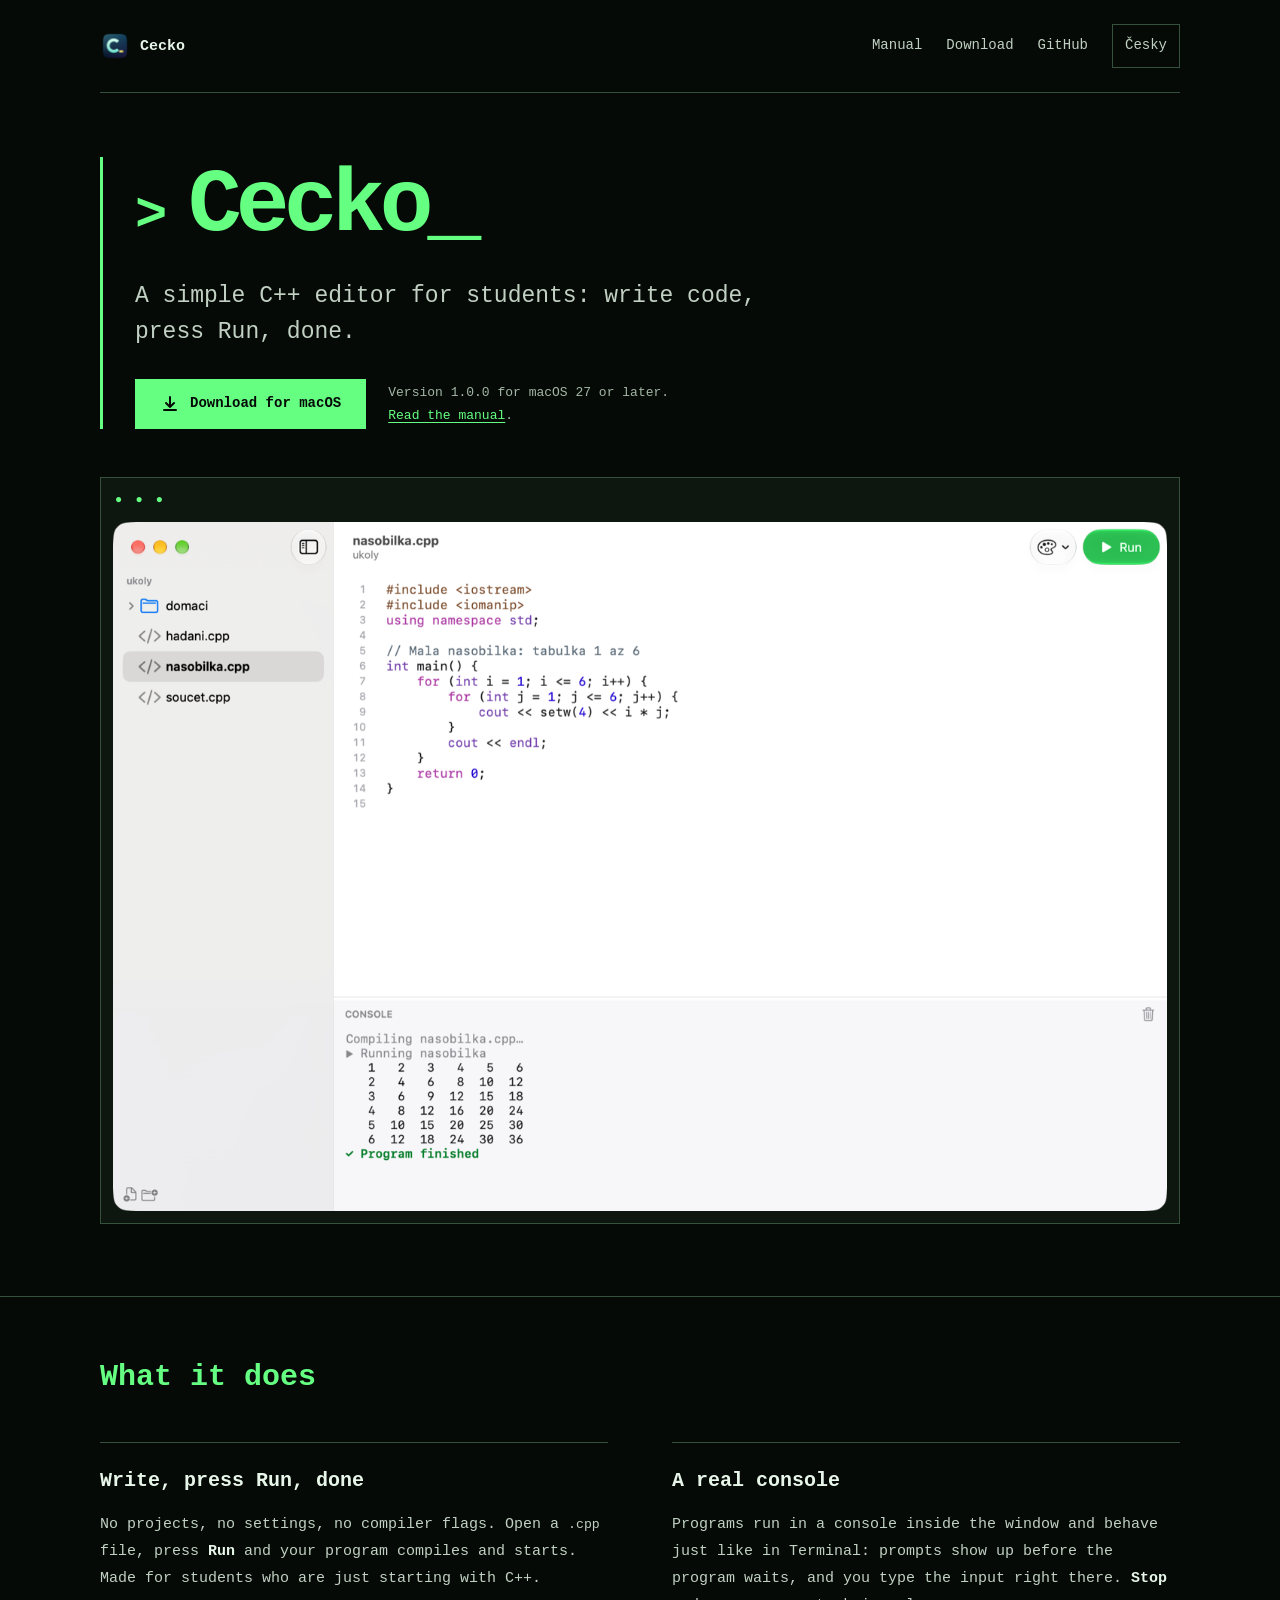
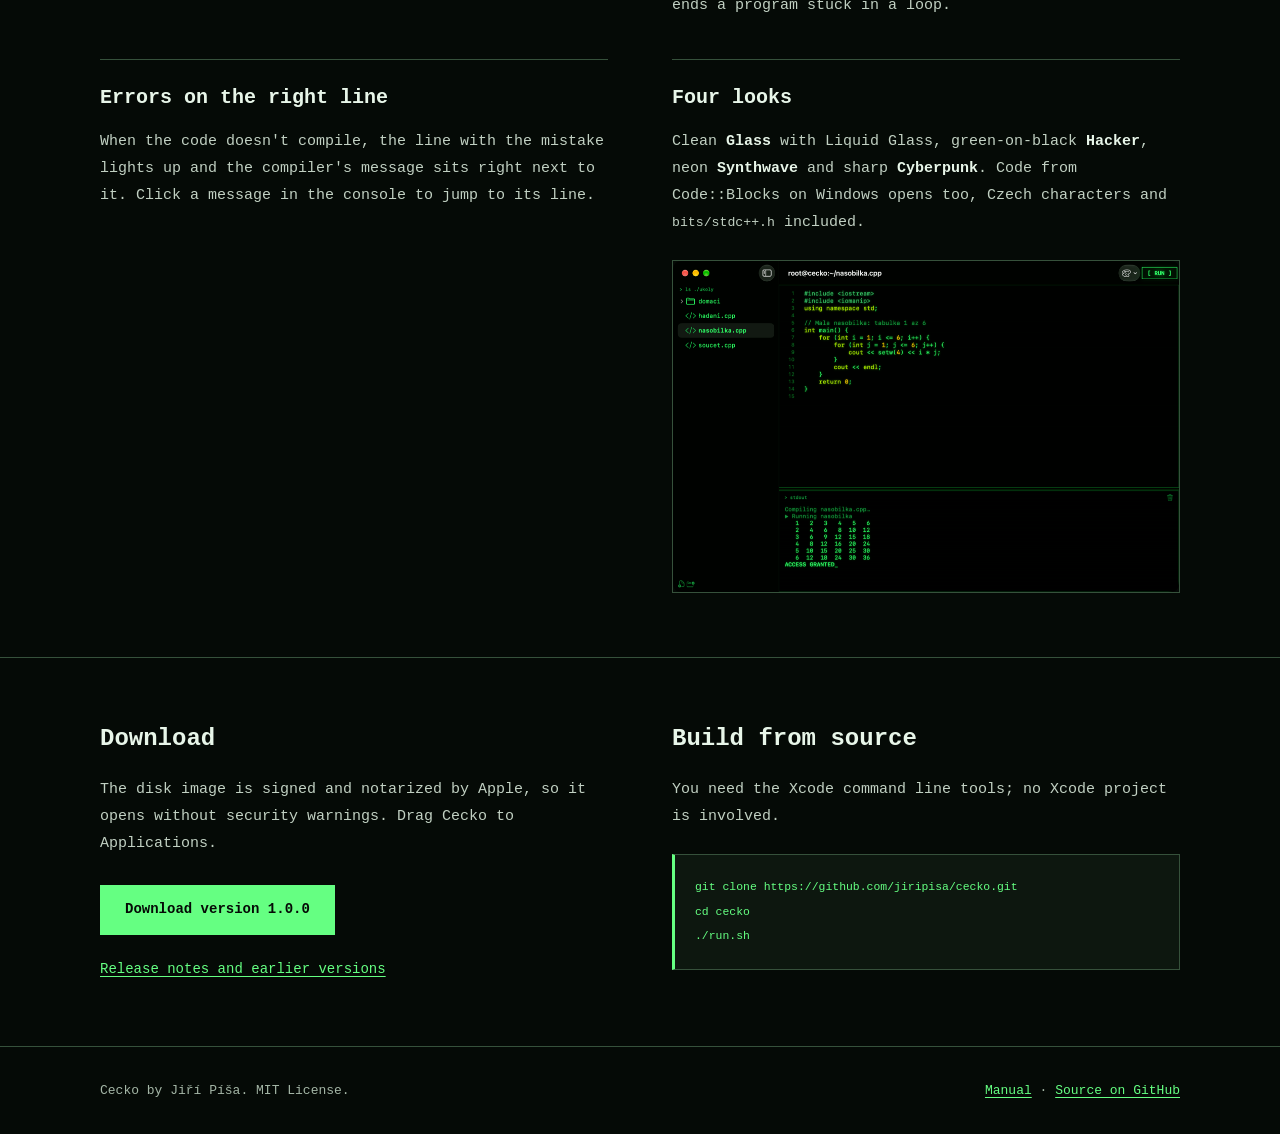
<file: docs/index.html>
<!doctype html>
<html lang="en">
<head>
<meta charset="utf-8">
<meta name="viewport" content="width=device-width, initial-scale=1">
<title>Cecko for macOS</title>
<meta name="description" content="A simple C++ editor for students: write code, press Run, done.">
<meta property="og:title" content="Cecko">
<meta property="og:description" content="A simple C++ editor for students: write code, press Run, done.">
<meta property="og:image" content="https://jiripisa.github.io/cecko/assets/cecko-window.png">
<meta property="og:type" content="website">
<link rel="alternate" hreflang="en" href="https://jiripisa.github.io/cecko/">
<link rel="alternate" hreflang="cs" href="https://jiripisa.github.io/cecko/cs/">
<link rel="alternate" hreflang="x-default" href="https://jiripisa.github.io/cecko/">
<link rel="icon" href="assets/icon.png">
<link rel="stylesheet" href="assets/site.css">
</head>
<body>
<a class="skip" href="#top">Skip to content</a>

<header class="wrap masthead">
  <a class="brand" href="#top"><img src="assets/icon.png" alt="" width="32" height="32">Cecko</a>
  <nav aria-label="Page">
    <a href="manual.html">Manual</a>
    <a href="#get">Download</a>
    <a href="https://github.com/jiripisa/cecko">GitHub</a>
    <a class="lang" href="cs/" hreflang="cs" lang="cs">Česky</a>
  </nav>
</header>

<main id="top">
  <div class="wrap hero">
    <div class="hero-copy">
    <h1><span class="prompt" aria-hidden="true">&gt; </span>Cecko<span class="cursor" aria-hidden="true">_</span></h1>
    <p class="lede">A simple C++ editor for students: write code, press Run, done.</p>
    <div class="actions">
      <a class="button" href="https://github.com/jiripisa/cecko/releases/download/v1.0.0/Cecko-1.0.0.dmg">
        <svg viewBox="0 0 20 20" fill="none" stroke="currentColor" stroke-width="2" aria-hidden="true"><path d="M10 3v10m0 0-4-4m4 4 4-4M4 16h12" stroke-linecap="round" stroke-linejoin="round"/></svg>
        Download for macOS
      </a>
      <span class="meta">Version 1.0.0 for macOS 27 or later. <a href="manual.html">Read the manual</a>.</span>
    </div>
    </div>
    <figure class="shot"><span class="terminal-chrome" aria-hidden="true">● ● ●</span>
      <img src="assets/cecko-window.png" alt="Cecko in the Glass theme: a file sidebar, C++ multiplication-table code, a green Run button and the resulting table in the console." width="1400" height="916" fetchpriority="high">
    </figure>
  </div>

  <section id="features">
    <div class="wrap">
      <h2>What it does</h2>
      <div class="grid">
        <div>
          <h3>Write, press Run, done</h3>
          <p>No projects, no settings, no compiler flags. Open a <code>.cpp</code>
          file, press <b>Run</b> and your program compiles and starts. Made for
          students who are just starting with C++.</p>
        </div>
        <div>
          <h3>A real console</h3>
          <p>Programs run in a console inside the window and behave just like in
          Terminal: prompts show up before the program waits, and you type the
          input right there. <b>Stop</b> ends a program stuck in a loop.</p>
        </div>
        <div>
          <h3>Errors on the right line</h3>
          <p>When the code doesn't compile, the line with the mistake lights up
          and the compiler's message sits right next to it. Click a message in
          the console to jump to its line.</p>
        </div>
        <div>
          <h3>Four looks</h3>
          <p>Clean <b>Glass</b> with Liquid Glass, green-on-black <b>Hacker</b>,
          neon <b>Synthwave</b> and sharp <b>Cyberpunk</b>. Code from Code::Blocks
          on Windows opens too, Czech characters and <code>bits/stdc++.h</code> included.</p>
          <figure class="hacker-shot"><img src="assets/manual/theme-hacker.png" alt="Cecko’s Hacker theme with green C++ code and multiplication-table output on black." width="1000" height="654" loading="lazy"></figure>
        </div>
      </div>
    </div>
  </section>

  <section id="get">
    <div class="wrap grid">
      <div>
        <h2>Download</h2>
        <p>The disk image is signed and notarized by Apple, so it opens without
        security warnings. Drag Cecko to Applications.</p>
        <div class="actions">
          <a class="button" href="https://github.com/jiripisa/cecko/releases/download/v1.0.0/Cecko-1.0.0.dmg">Download version 1.0.0</a>
        </div>
        <p><a href="https://github.com/jiripisa/cecko/releases">Release notes and earlier versions</a></p>
      </div>
      <div>
        <h2>Build from source</h2>
        <p>You need the Xcode command line tools; no Xcode project is involved.</p>
<pre><code>git clone https://github.com/jiripisa/cecko.git
cd cecko
./run.sh</code></pre>
      </div>
    </div>
  </section>
</main>

<footer>
  <div class="wrap">
    <span>Cecko by Jiří Píša. MIT License.</span>
    <span><a href="manual.html">Manual</a> · <a href="https://github.com/jiripisa/cecko">Source on GitHub</a></span>
  </div>
</footer>

</body>
</html>
</file>
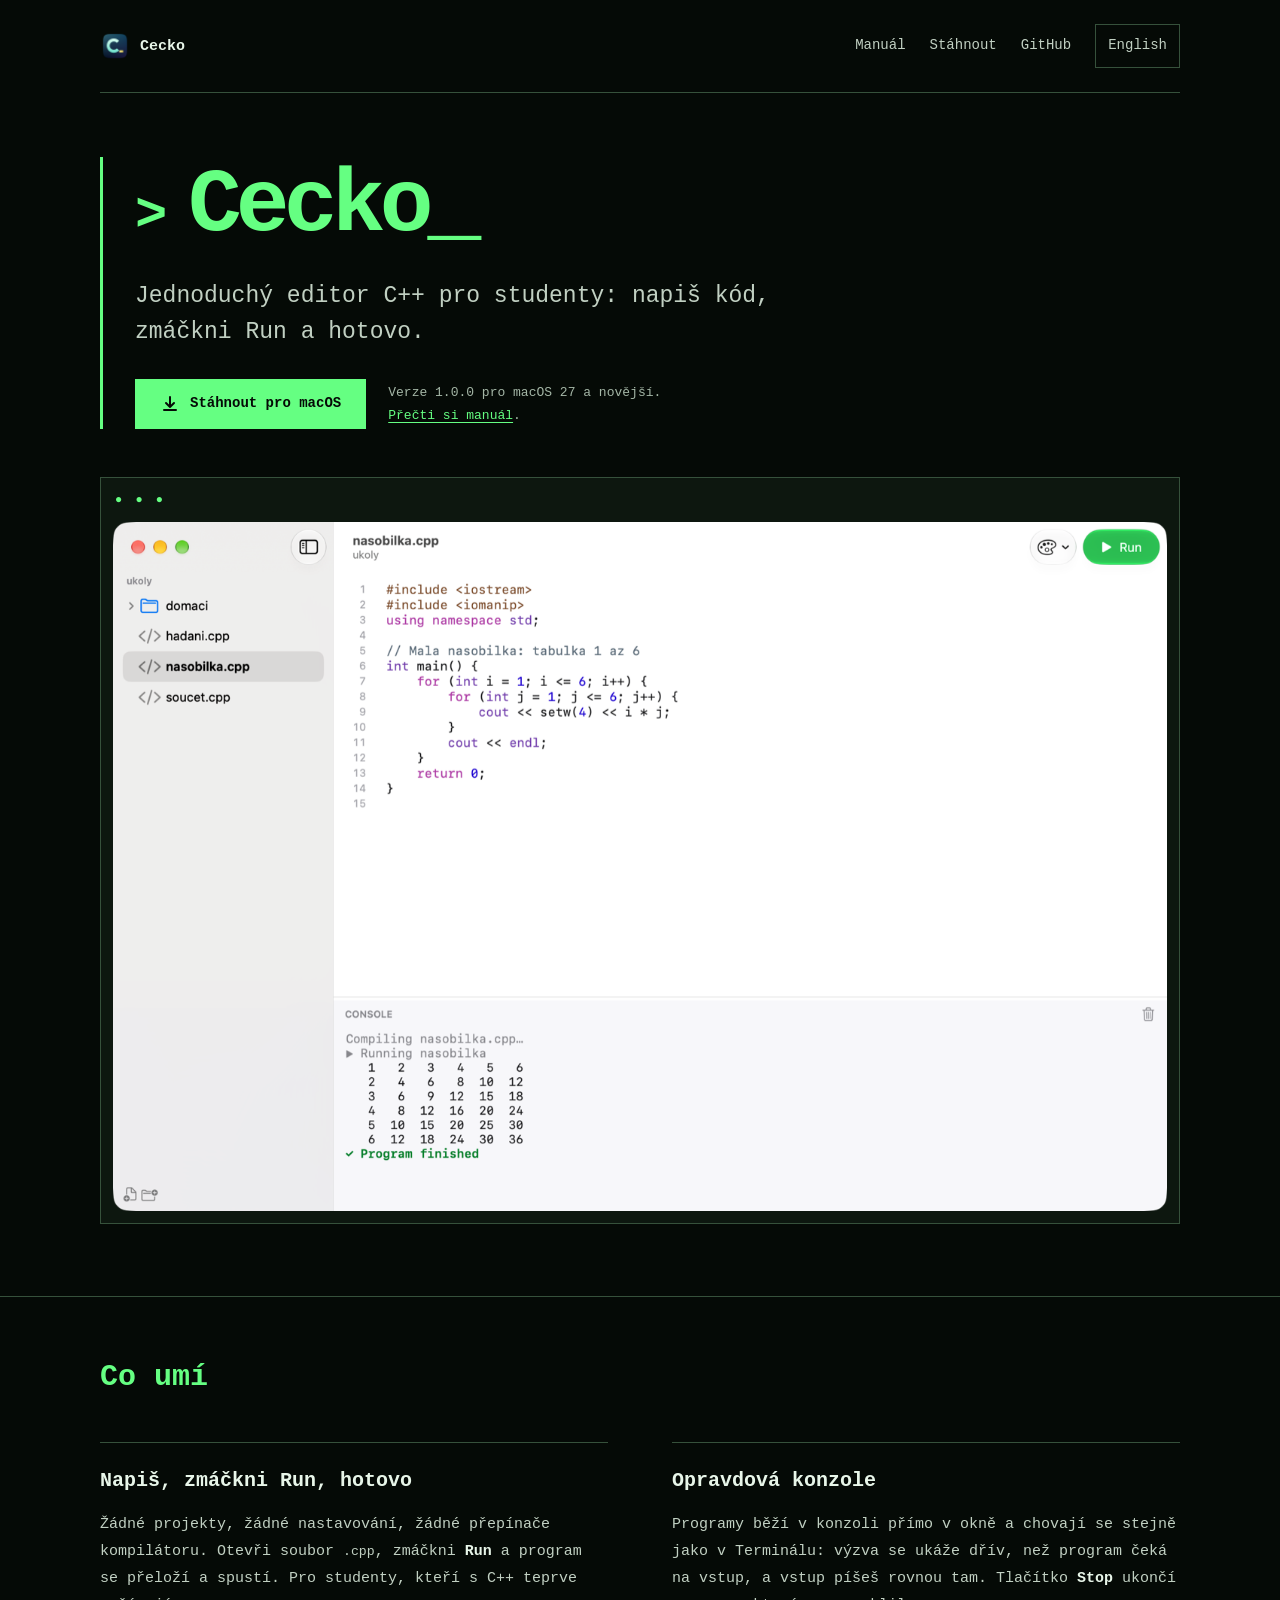
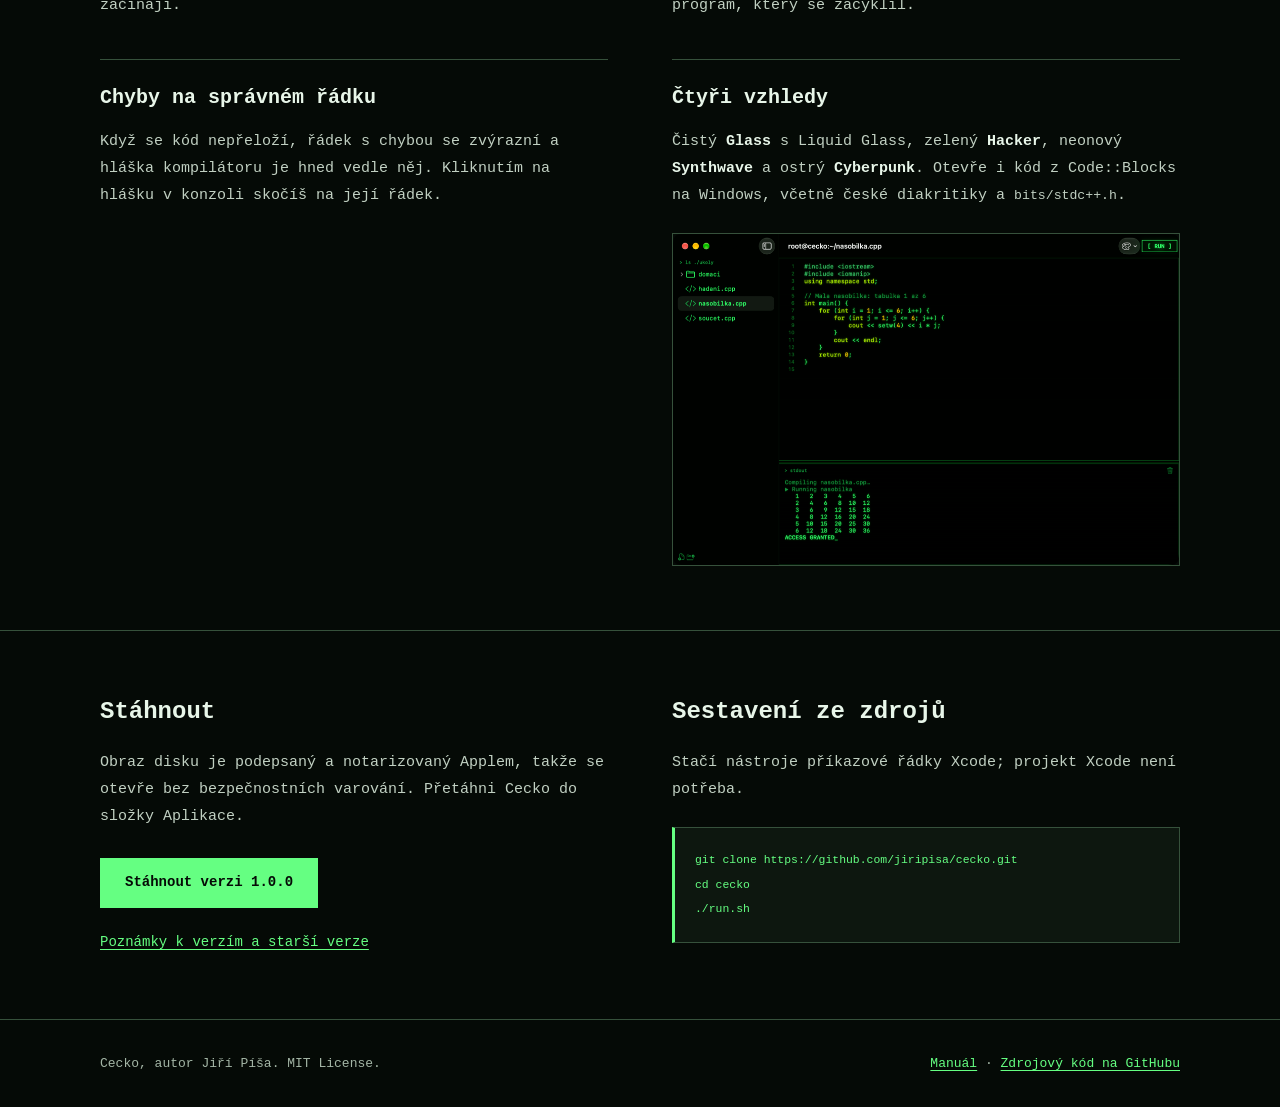
<file: docs/cs/index.html>
<!doctype html>
<html lang="cs">
<head>
<meta charset="utf-8">
<meta name="viewport" content="width=device-width, initial-scale=1">
<title>Cecko pro macOS</title>
<meta name="description" content="Jednoduchý editor C++ pro studenty: napiš kód, zmáčkni Run a hotovo.">
<meta property="og:title" content="Cecko">
<meta property="og:description" content="Jednoduchý editor C++ pro studenty: napiš kód, zmáčkni Run a hotovo.">
<meta property="og:image" content="https://jiripisa.github.io/cecko/assets/cecko-window.png">
<meta property="og:type" content="website">
<link rel="alternate" hreflang="en" href="https://jiripisa.github.io/cecko/">
<link rel="alternate" hreflang="cs" href="https://jiripisa.github.io/cecko/cs/">
<link rel="alternate" hreflang="x-default" href="https://jiripisa.github.io/cecko/">
<link rel="icon" href="../assets/icon.png">
<link rel="stylesheet" href="../assets/site.css">
</head>
<body>
<a class="skip" href="#top">Přeskočit na obsah</a>

<header class="wrap masthead">
  <a class="brand" href="#top"><img src="../assets/icon.png" alt="" width="32" height="32">Cecko</a>
  <nav aria-label="Stránka">
    <a href="manual.html">Manuál</a>
    <a href="#get">Stáhnout</a>
    <a href="https://github.com/jiripisa/cecko">GitHub</a>
    <a class="lang" href="../" hreflang="en" lang="en">English</a>
  </nav>
</header>

<main id="top">
  <div class="wrap hero">
    <div class="hero-copy">
    <h1><span class="prompt" aria-hidden="true">&gt; </span>Cecko<span class="cursor" aria-hidden="true">_</span></h1>
    <p class="lede">Jednoduchý editor C++ pro studenty: napiš kód, zmáčkni Run a hotovo.</p>
    <div class="actions">
      <a class="button" href="https://github.com/jiripisa/cecko/releases/download/v1.0.0/Cecko-1.0.0.dmg">
        <svg viewBox="0 0 20 20" fill="none" stroke="currentColor" stroke-width="2" aria-hidden="true"><path d="M10 3v10m0 0-4-4m4 4 4-4M4 16h12" stroke-linecap="round" stroke-linejoin="round"/></svg>
        Stáhnout pro macOS
      </a>
      <span class="meta">Verze 1.0.0 pro macOS 27 a novější. <a href="manual.html">Přečti si manuál</a>.</span>
    </div>
    </div>
    <figure class="shot"><span class="terminal-chrome" aria-hidden="true">● ● ●</span>
      <img src="../assets/cecko-window.png" alt="Cecko ve vzhledu Glass: soubory vlevo, kód násobilky v C++, zelené tlačítko Run a výsledná tabulka v konzoli." width="1400" height="916" fetchpriority="high">
    </figure>
  </div>

  <section id="features">
    <div class="wrap">
      <h2>Co umí</h2>
      <div class="grid">
        <div>
          <h3>Napiš, zmáčkni Run, hotovo</h3>
          <p>Žádné projekty, žádné nastavování, žádné přepínače kompilátoru.
          Otevři soubor <code>.cpp</code>, zmáčkni <b>Run</b> a program se přeloží
          a spustí. Pro studenty, kteří s C++ teprve začínají.</p>
        </div>
        <div>
          <h3>Opravdová konzole</h3>
          <p>Programy běží v konzoli přímo v okně a chovají se stejně jako
          v Terminálu: výzva se ukáže dřív, než program čeká na vstup, a vstup
          píšeš rovnou tam. Tlačítko <b>Stop</b> ukončí program, který se zacyklil.</p>
        </div>
        <div>
          <h3>Chyby na správném řádku</h3>
          <p>Když se kód nepřeloží, řádek s chybou se zvýrazní a hláška
          kompilátoru je hned vedle něj. Kliknutím na hlášku v konzoli skočíš
          na její řádek.</p>
        </div>
        <div>
          <h3>Čtyři vzhledy</h3>
          <p>Čistý <b>Glass</b> s Liquid Glass, zelený <b>Hacker</b>, neonový
          <b>Synthwave</b> a ostrý <b>Cyberpunk</b>. Otevře i kód z Code::Blocks
          na Windows, včetně české diakritiky a <code>bits/stdc++.h</code>.</p>
          <figure class="hacker-shot"><img src="../assets/manual/theme-hacker.png" alt="Vzhled Hacker: zelený kód v C++ a výpis násobilky na černém pozadí." width="1000" height="654" loading="lazy"></figure>
        </div>
      </div>
    </div>
  </section>

  <section id="get">
    <div class="wrap grid">
      <div>
        <h2>Stáhnout</h2>
        <p>Obraz disku je podepsaný a notarizovaný Applem, takže se otevře bez
        bezpečnostních varování. Přetáhni Cecko do složky Aplikace.</p>
        <div class="actions">
          <a class="button" href="https://github.com/jiripisa/cecko/releases/download/v1.0.0/Cecko-1.0.0.dmg">Stáhnout verzi 1.0.0</a>
        </div>
        <p><a href="https://github.com/jiripisa/cecko/releases">Poznámky k verzím a starší verze</a></p>
      </div>
      <div>
        <h2>Sestavení ze zdrojů</h2>
        <p>Stačí nástroje příkazové řádky Xcode; projekt Xcode není potřeba.</p>
<pre><code>git clone https://github.com/jiripisa/cecko.git
cd cecko
./run.sh</code></pre>
      </div>
    </div>
  </section>
</main>

<footer>
  <div class="wrap">
    <span>Cecko, autor Jiří Píša. MIT License.</span>
    <span><a href="manual.html">Manuál</a> · <a href="https://github.com/jiripisa/cecko">Zdrojový kód na GitHubu</a></span>
  </div>
</footer>

</body>
</html>
</file>
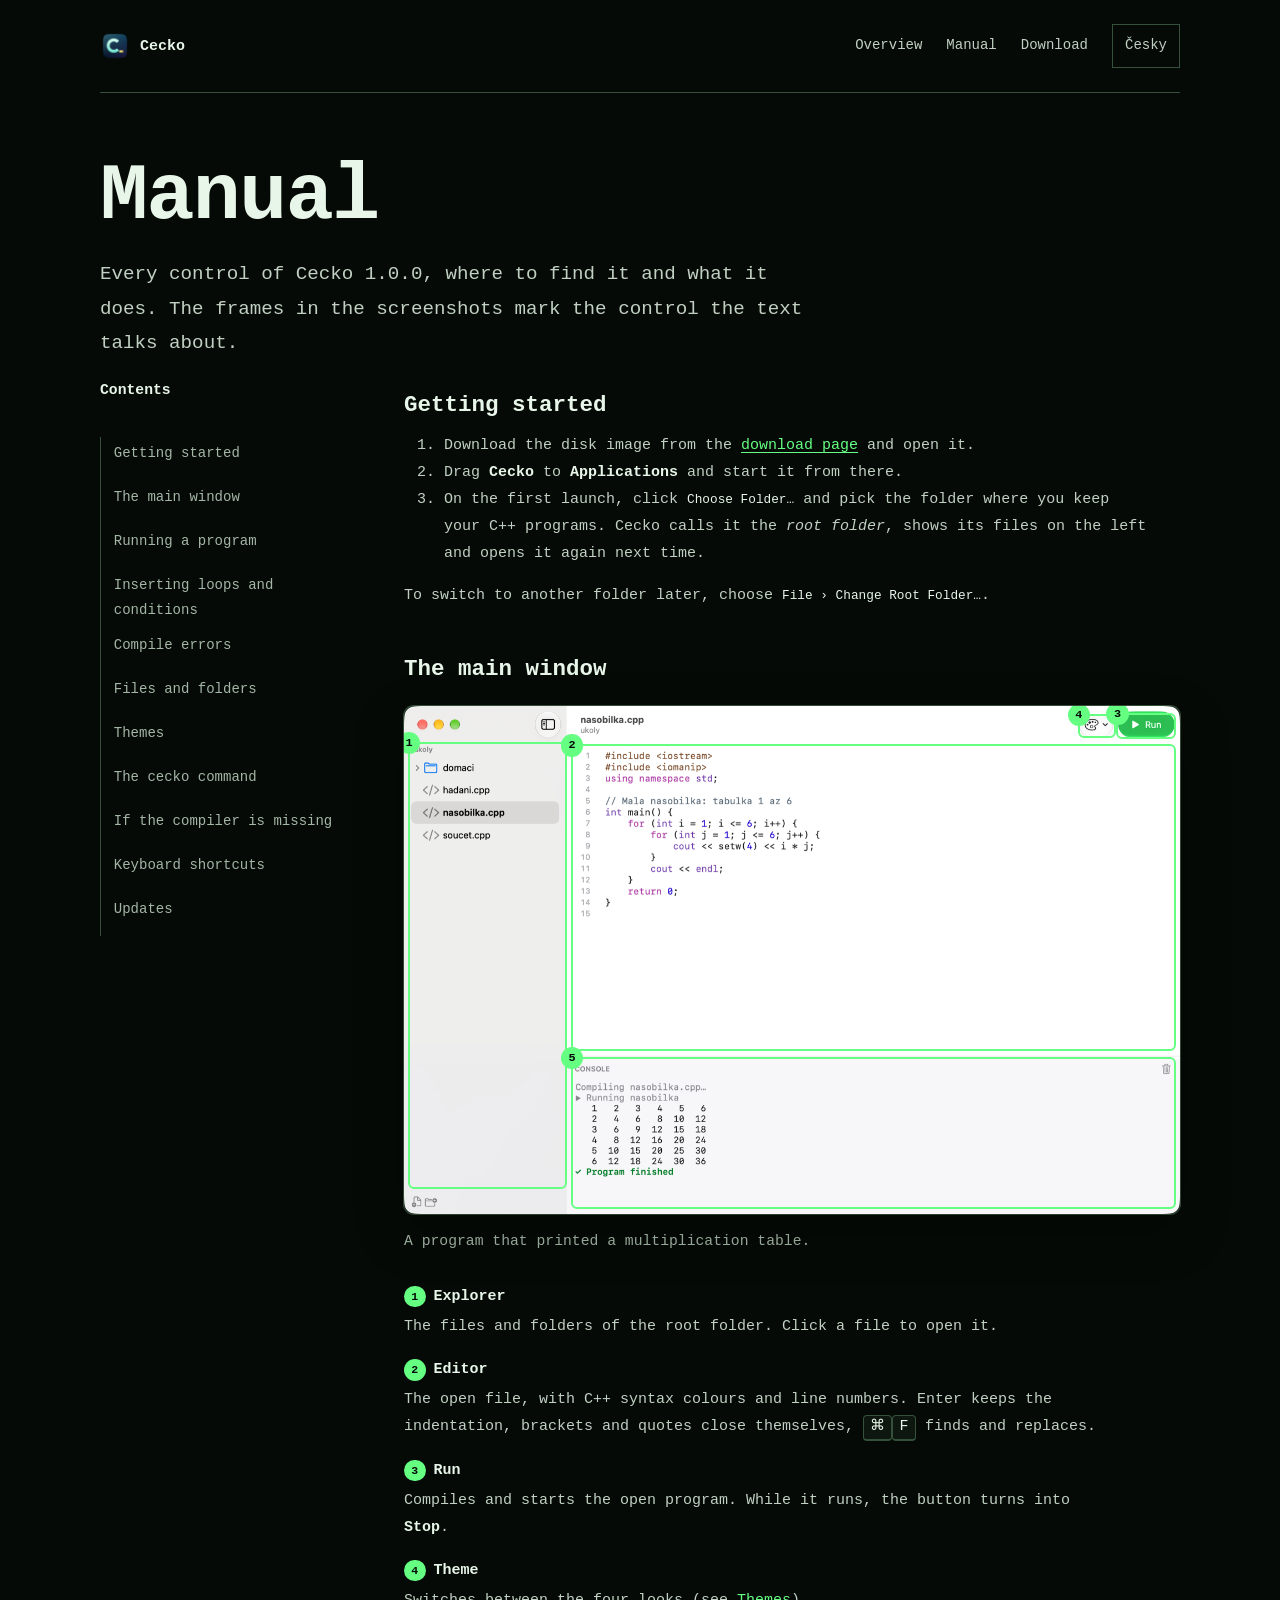
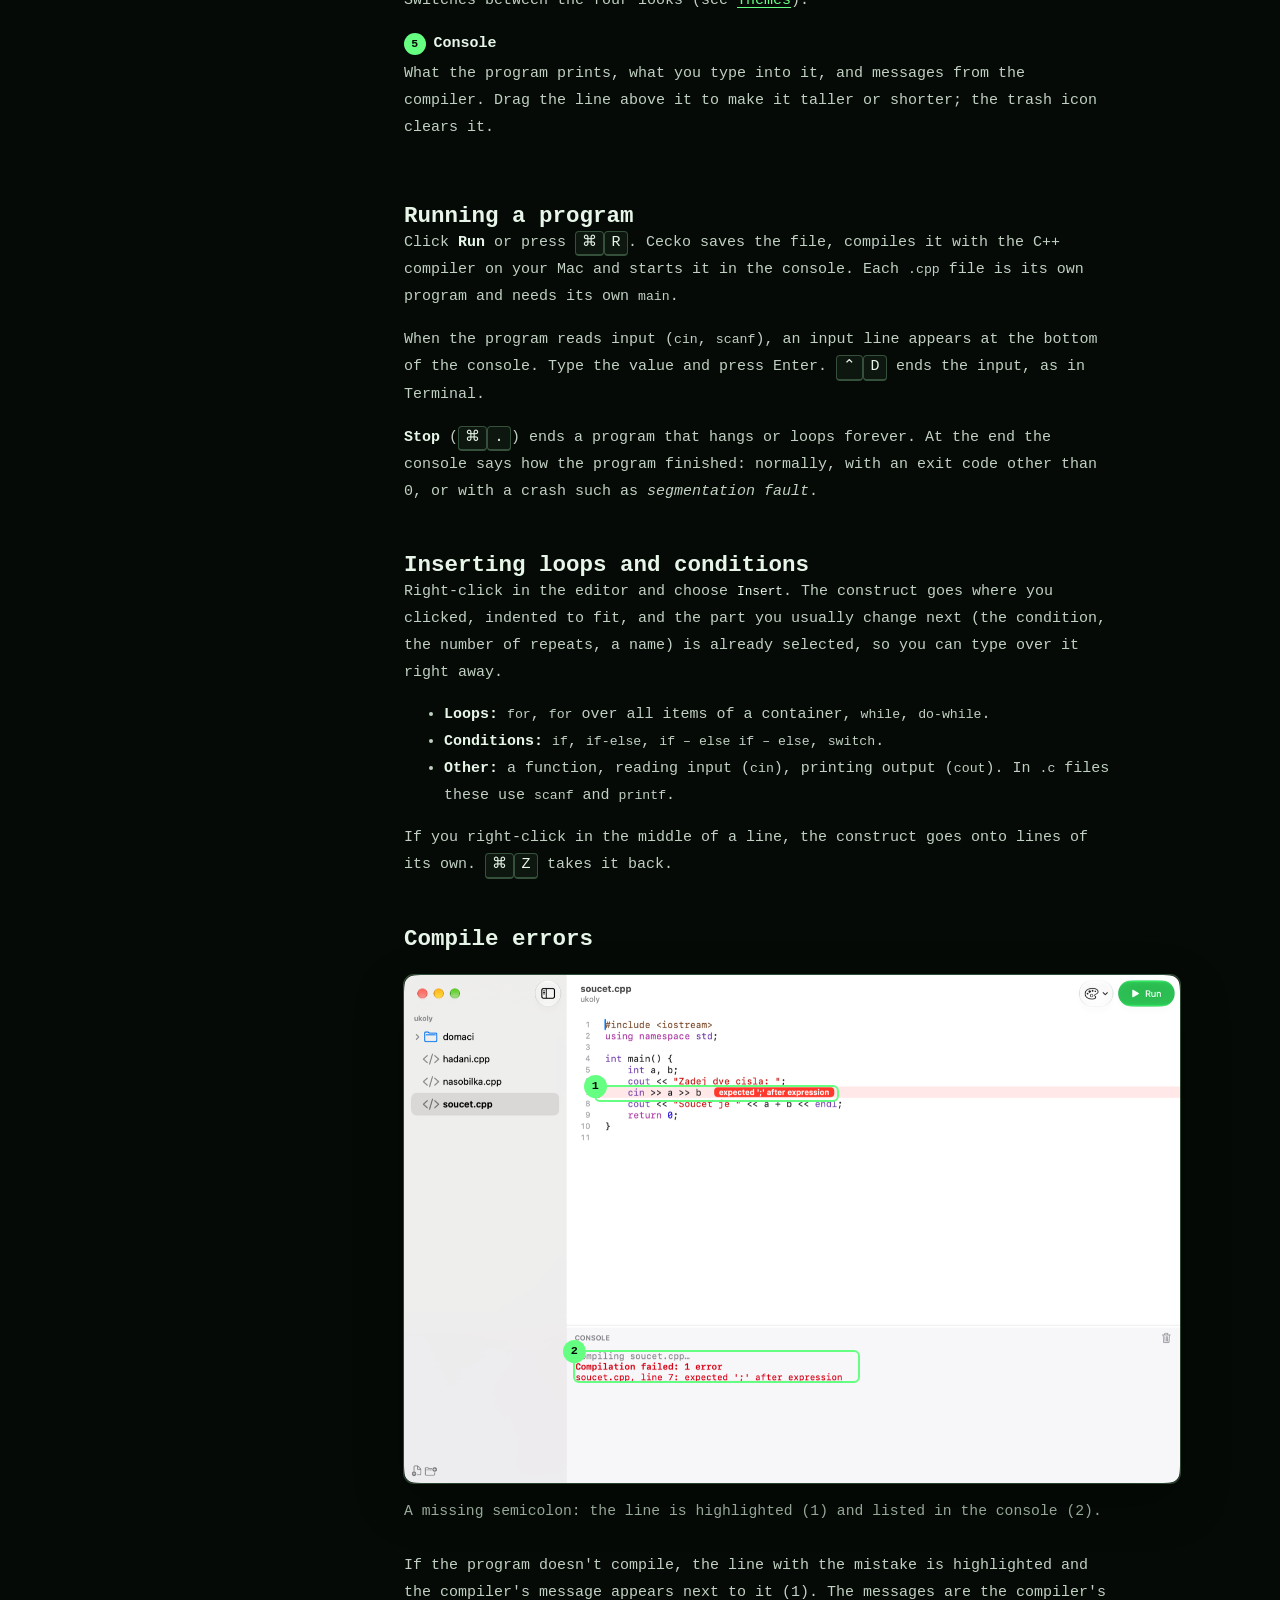
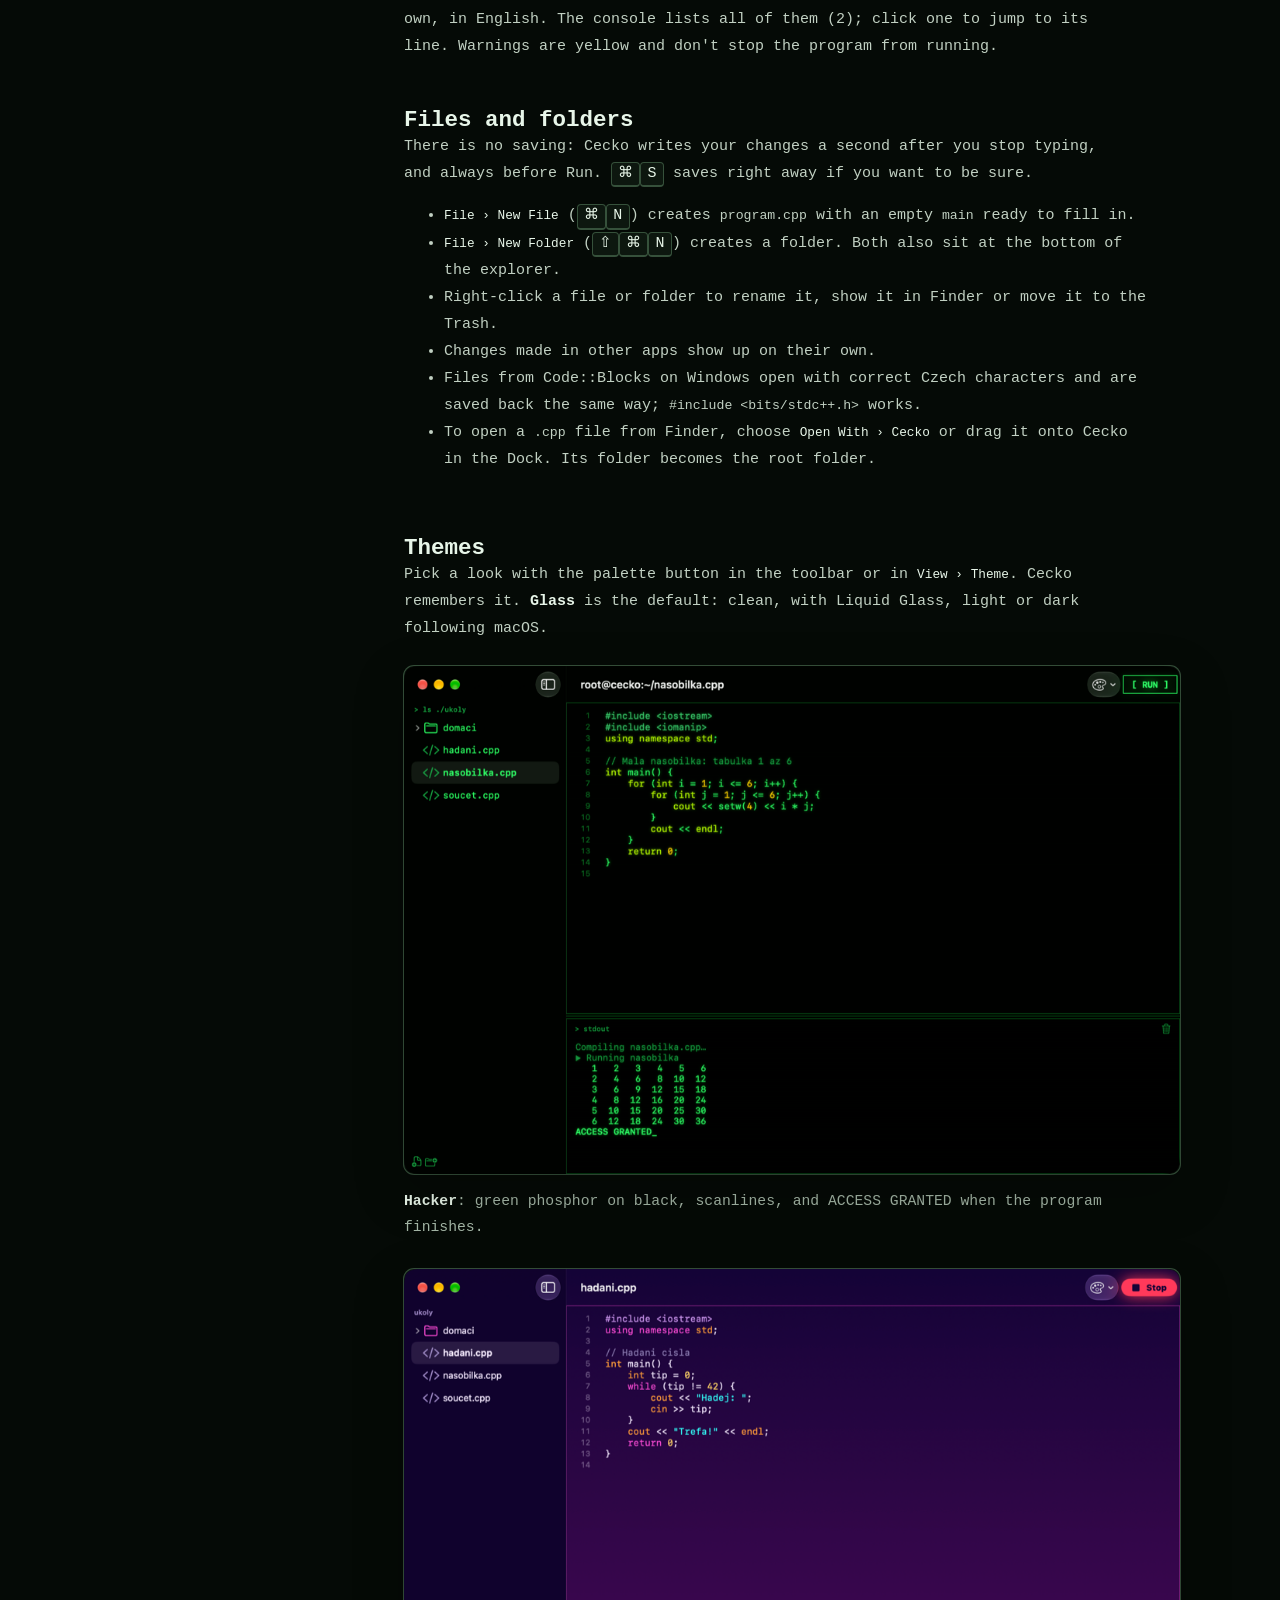
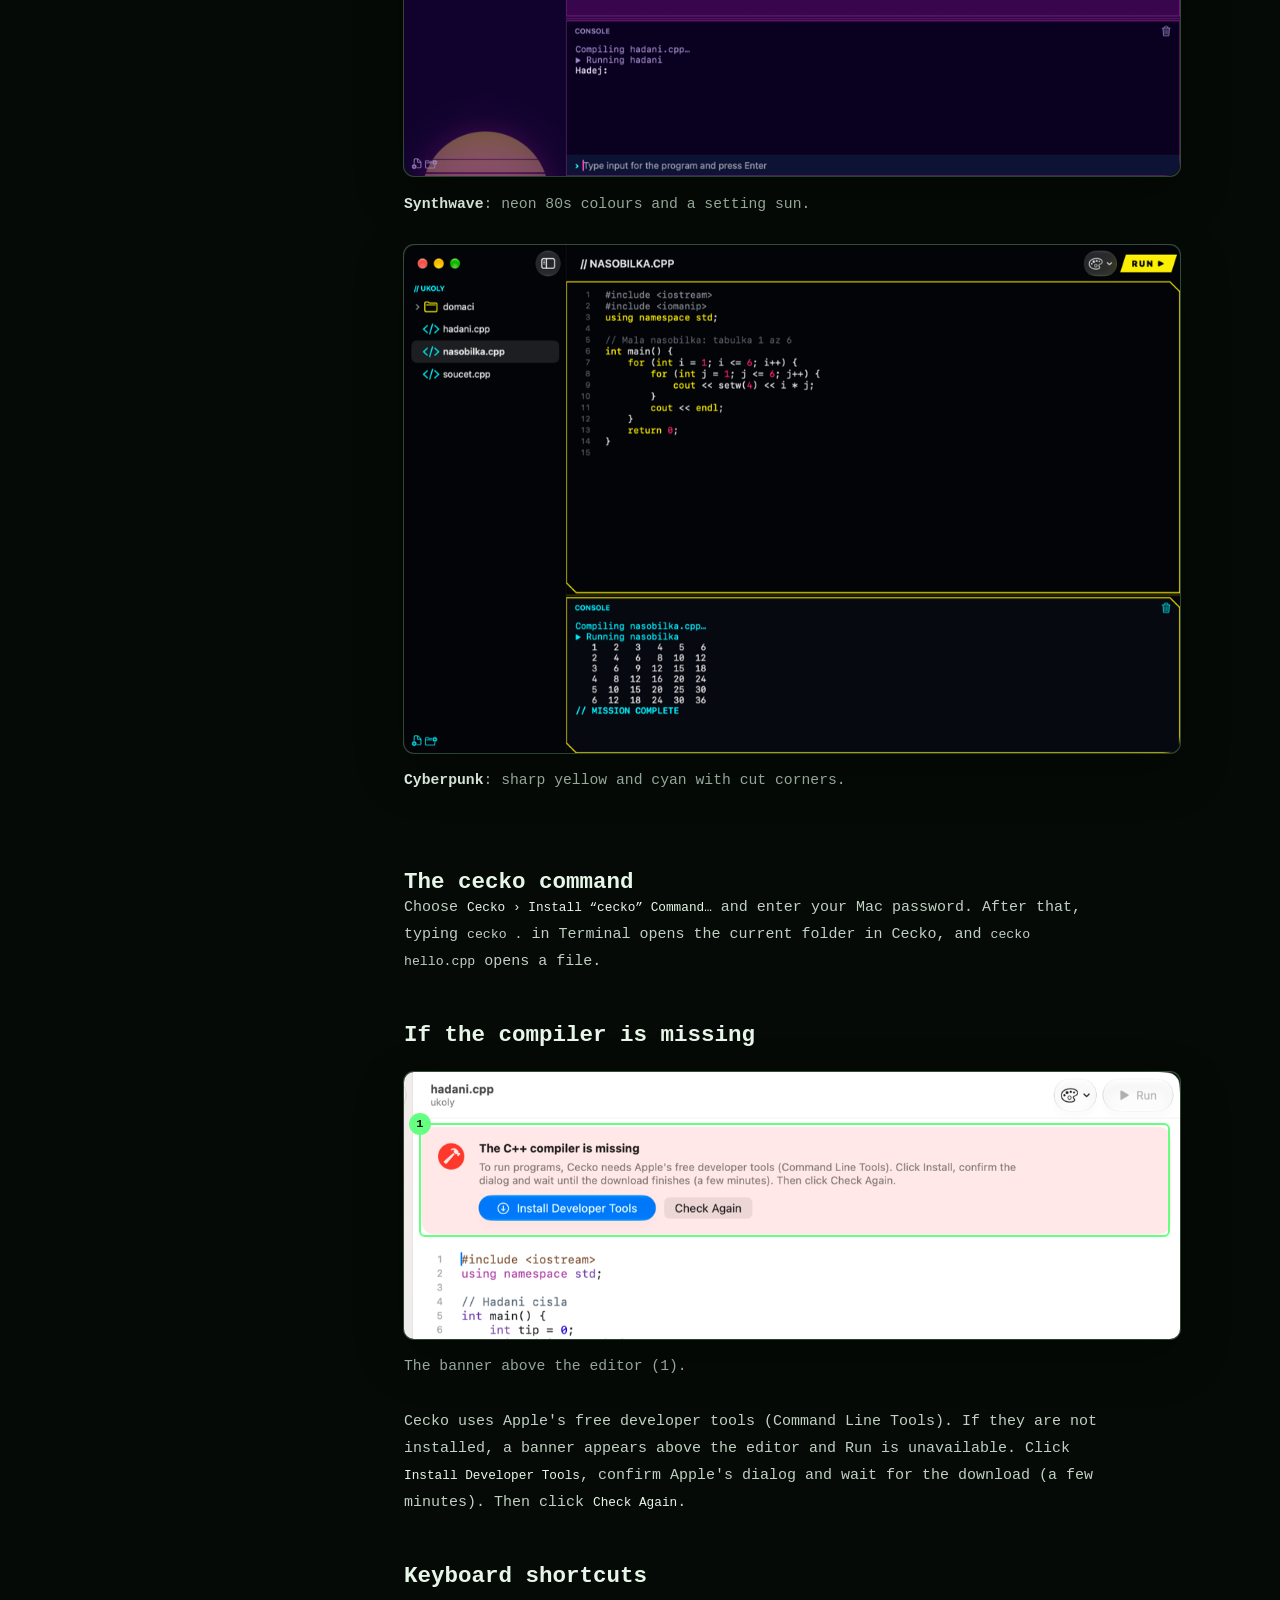
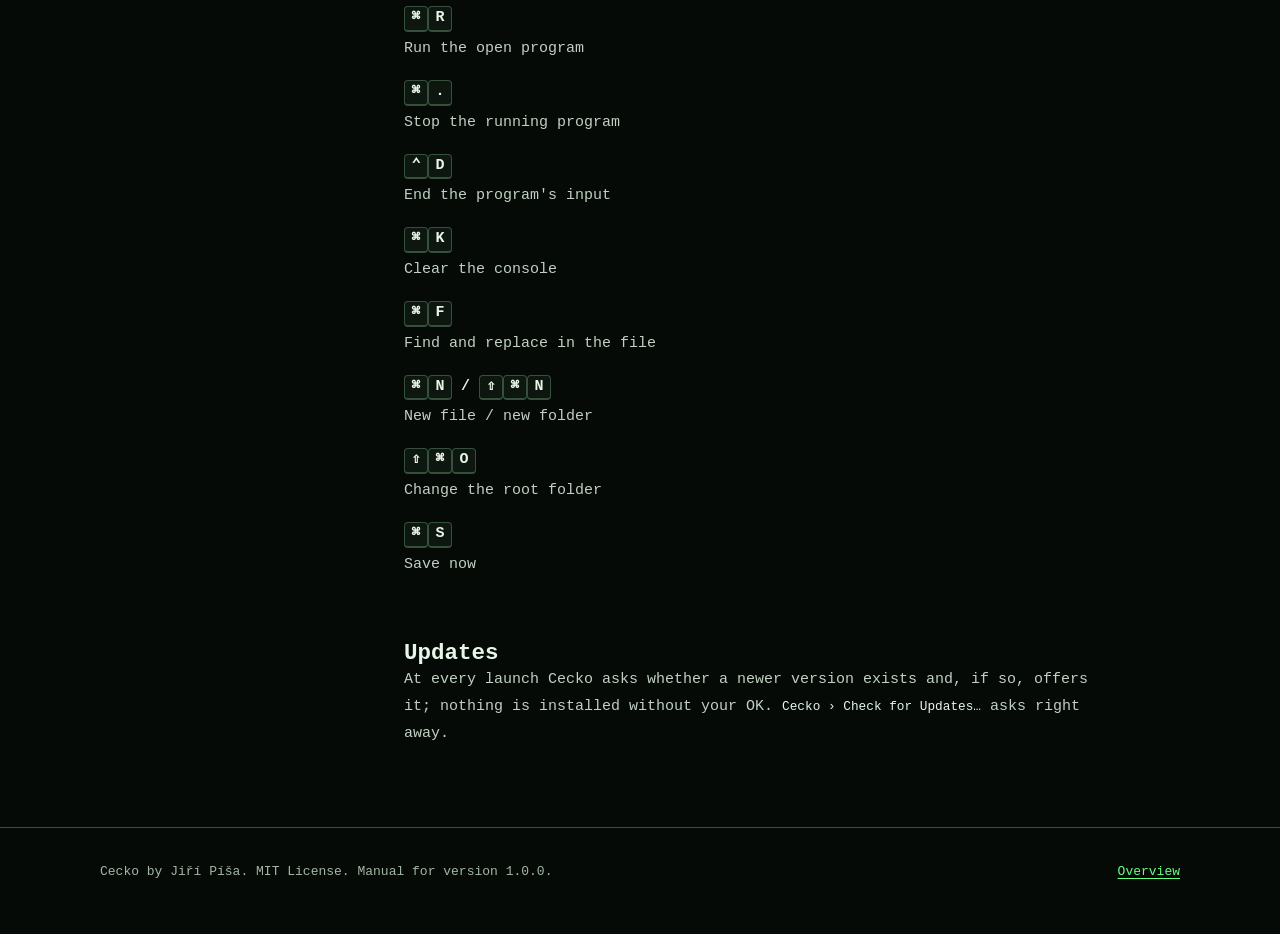
<file: docs/manual.html>
<!doctype html>
<html lang="en">
<head>
<meta charset="utf-8">
<meta name="viewport" content="width=device-width, initial-scale=1">
<title>Cecko Manual</title>
<meta name="description" content="The Cecko manual: every control, with marked screenshots.">
<link rel="alternate" hreflang="en" href="https://jiripisa.github.io/cecko/manual.html">
<link rel="alternate" hreflang="cs" href="https://jiripisa.github.io/cecko/cs/manual.html">
<link rel="alternate" hreflang="x-default" href="https://jiripisa.github.io/cecko/manual.html">
<link rel="icon" href="assets/icon.png">
<link rel="stylesheet" href="assets/site.css">
<link rel="stylesheet" href="assets/manual.css">
</head>
<body>

<header class="wrap masthead">
  <a class="brand" href="index.html"><img src="assets/icon.png" alt="" width="32" height="32">Cecko</a>
  <nav aria-label="Site">
    <a href="index.html">Overview</a>
    <a href="manual.html" aria-current="page">Manual</a>
    <a href="index.html#get">Download</a>
    <a class="lang" href="cs/manual.html" hreflang="cs" lang="cs">Česky</a>
  </nav>
</header>

<main>
  <div class="wrap title">
    <h1>Manual</h1>
    <p>Every control of Cecko 1.0.0, where to find it and what it does. The frames in the screenshots mark the control the text talks about.</p>
  </div>

  <div class="wrap layout">
    <nav class="toc" aria-label="Contents">
      <p>Contents</p>
      <ol>
        <li><a href="#start">Getting started</a></li>
        <li><a href="#window">The main window</a></li>
        <li><a href="#run">Running a program</a></li>
        <li><a href="#insert">Inserting loops and conditions</a></li>
        <li><a href="#errors">Compile errors</a></li>
        <li><a href="#files">Files and folders</a></li>
        <li><a href="#themes">Themes</a></li>
        <li><a href="#command">The cecko command</a></li>
        <li><a href="#compiler">If the compiler is missing</a></li>
        <li><a href="#keys">Keyboard shortcuts</a></li>
        <li><a href="#updates">Updates</a></li>
      </ol>
    </nav>

    <article>
      <section id="start">
        <h2>Getting started</h2>
        <ol>
          <li>Download the disk image from the <a href="index.html#get">download page</a> and open it.</li>
          <li>Drag <b>Cecko</b> to <b>Applications</b> and start it from there.</li>
          <li>On the first launch, click <span class="ui">Choose Folder…</span> and pick the folder where you keep your C++ programs. Cecko calls it the <em>root folder</em>, shows its files on the left and opens it again next time.</li>
        </ol>
        <p>To switch to another folder later, choose <span class="ui">File › Change Root Folder…</span>.</p>
      </section>

      <section id="window">
        <h2>The main window</h2>
        <figure class="fig">
          <div class="view" style="--iw:1400;--ih:916">
            <img src="assets/cecko-window.png" alt="The Cecko window after running a program">
            <span class="mark" style="--x:0.5;--y:7;--w:20.5;--h:88"><b>1</b></span>
            <span class="mark" style="--x:21.5;--y:7.5;--w:78;--h:60.5"><b>2</b></span>
            <span class="mark" style="--x:91.8;--y:1.3;--w:7.7;--h:5.2"><b>3</b></span>
            <span class="mark" style="--x:86.8;--y:1.5;--w:5;--h:4.8"><b>4</b></span>
            <span class="mark" style="--x:21.5;--y:69;--w:78;--h:30"><b>5</b></span>
          </div>
          <figcaption>A program that printed a multiplication table.</figcaption>
        </figure>

        <dl class="controls">
          <dt><span class="n">1</span>Explorer</dt>
          <dd>The files and folders of the root folder. Click a file to open it.</dd>
          <dt><span class="n">2</span>Editor</dt>
          <dd>The open file, with C++ syntax colours and line numbers. Enter keeps the indentation, brackets and quotes close themselves, <kbd>⌘</kbd><kbd>F</kbd> finds and replaces.</dd>
          <dt><span class="n">3</span>Run</dt>
          <dd>Compiles and starts the open program. While it runs, the button turns into <b>Stop</b>.</dd>
          <dt><span class="n">4</span>Theme</dt>
          <dd>Switches between the four looks (see <a href="#themes">Themes</a>).</dd>
          <dt><span class="n">5</span>Console</dt>
          <dd>What the program prints, what you type into it, and messages from the compiler. Drag the line above it to make it taller or shorter; the trash icon clears it.</dd>
        </dl>
      </section>

      <section id="run">
        <h2>Running a program</h2>
        <p>Click <b>Run</b> or press <kbd>⌘</kbd><kbd>R</kbd>. Cecko saves the file, compiles it with the C++ compiler on your Mac and starts it in the console. Each <code>.cpp</code> file is its own program and needs its own <code>main</code>.</p>
        <p>When the program reads input (<code>cin</code>, <code>scanf</code>), an input line appears at the bottom of the console. Type the value and press Enter. <kbd>⌃</kbd><kbd>D</kbd> ends the input, as in Terminal.</p>
        <p><b>Stop</b> (<kbd>⌘</kbd><kbd>.</kbd>) ends a program that hangs or loops forever. At the end the console says how the program finished: normally, with an exit code other than 0, or with a crash such as <em>segmentation fault</em>.</p>
      </section>

      <section id="insert">
        <h2>Inserting loops and conditions</h2>
        <p>Right-click in the editor and choose <span class="ui">Insert</span>. The construct goes where you clicked, indented to fit, and the part you usually change next (the condition, the number of repeats, a name) is already selected, so you can type over it right away.</p>
        <ul>
          <li><b>Loops:</b> <code>for</code>, <code>for</code> over all items of a container, <code>while</code>, <code>do-while</code>.</li>
          <li><b>Conditions:</b> <code>if</code>, <code>if-else</code>, <code>if – else if – else</code>, <code>switch</code>.</li>
          <li><b>Other:</b> a function, reading input (<code>cin</code>), printing output (<code>cout</code>). In <code>.c</code> files these use <code>scanf</code> and <code>printf</code>.</li>
        </ul>
        <p>If you right-click in the middle of a line, the construct goes onto lines of its own. <kbd>⌘</kbd><kbd>Z</kbd> takes it back.</p>
      </section>

      <section id="errors">
        <h2>Compile errors</h2>
        <figure class="fig">
          <div class="view" style="--iw:1400;--ih:916">
            <img src="assets/manual/error.png" alt="A missing semicolon on line 7">
            <span class="mark" style="--x:24.5;--y:21.6;--w:31.5;--h:3.4"><b>1</b></span>
            <span class="mark" style="--x:21.8;--y:73.8;--w:37;--h:6.4"><b>2</b></span>
          </div>
          <figcaption>A missing semicolon: the line is highlighted (1) and listed in the console (2).</figcaption>
        </figure>

        <p>If the program doesn't compile, the line with the mistake is highlighted and the compiler's message appears next to it (1). The messages are the compiler's own, in English. The console lists all of them (2); click one to jump to its line. Warnings are yellow and don't stop the program from running.</p>
      </section>

      <section id="files">
        <h2>Files and folders</h2>
        <p>There is no saving: Cecko writes your changes a second after you stop typing, and always before Run. <kbd>⌘</kbd><kbd>S</kbd> saves right away if you want to be sure.</p>
        <ul>
          <li><span class="ui">File › New File</span> (<kbd>⌘</kbd><kbd>N</kbd>) creates <code>program.cpp</code> with an empty <code>main</code> ready to fill in.</li>
          <li><span class="ui">File › New Folder</span> (<kbd>⇧</kbd><kbd>⌘</kbd><kbd>N</kbd>) creates a folder. Both also sit at the bottom of the explorer.</li>
          <li>Right-click a file or folder to rename it, show it in Finder or move it to the Trash.</li>
          <li>Changes made in other apps show up on their own.</li>
          <li>Files from Code::Blocks on Windows open with correct Czech characters and are saved back the same way; <code>#include &lt;bits/stdc++.h&gt;</code> works.</li>
          <li>To open a <code>.cpp</code> file from Finder, choose <span class="ui">Open With › Cecko</span> or drag it onto Cecko in the Dock. Its folder becomes the root folder.</li>
        </ul>
      </section>

      <section id="themes">
        <h2>Themes</h2>
        <p>Pick a look with the palette button in the toolbar or in <span class="ui">View › Theme</span>. Cecko remembers it. <b>Glass</b> is the default: clean, with Liquid Glass, light or dark following macOS.</p>
        <figure class="fig">
          <div class="view" style="--iw:1000;--ih:654">
            <img src="assets/manual/theme-hacker.png" alt="Hacker">
          </div>
          <figcaption><b>Hacker</b>: green phosphor on black, scanlines, and ACCESS GRANTED when the program finishes.</figcaption>
        </figure>
        <figure class="fig">
          <div class="view" style="--iw:1000;--ih:654">
            <img src="assets/manual/theme-synth.png" alt="Synthwave">
          </div>
          <figcaption><b>Synthwave</b>: neon 80s colours and a setting sun.</figcaption>
        </figure>
        <figure class="fig">
          <div class="view" style="--iw:1000;--ih:654">
            <img src="assets/manual/theme-cyber.png" alt="Cyberpunk">
          </div>
          <figcaption><b>Cyberpunk</b>: sharp yellow and cyan with cut corners.</figcaption>
        </figure>
      </section>

      <section id="command">
        <h2>The cecko command</h2>
        <p>Choose <span class="ui">Cecko › Install “cecko” Command…</span> and enter your Mac password. After that, typing <code>cecko .</code> in Terminal opens the current folder in Cecko, and <code>cecko hello.cpp</code> opens a file.</p>
      </section>

      <section id="compiler">
        <h2>If the compiler is missing</h2>
        <figure class="fig">
          <div class="view" style="--iw:1400;--ih:916;--zx:20;--zy:0;--zw:80;--zh:42">
            <img src="assets/manual/compiler-missing.png" alt="The banner shown when the compiler is missing">
            <span class="mark" style="--x:21.5;--y:8;--w:77.5;--h:18"><b>1</b></span>
          </div>
          <figcaption>The banner above the editor (1).</figcaption>
        </figure>

        <p>Cecko uses Apple's free developer tools (Command Line Tools). If they are not installed, a banner appears above the editor and Run is unavailable. Click <span class="ui">Install Developer Tools</span>, confirm Apple's dialog and wait for the download (a few minutes). Then click <span class="ui">Check Again</span>.</p>
      </section>

      <section id="keys">
        <h2>Keyboard shortcuts</h2>
        <dl class="controls">
          <dt><kbd>⌘</kbd><kbd>R</kbd></dt><dd>Run the open program</dd>
          <dt><kbd>⌘</kbd><kbd>.</kbd></dt><dd>Stop the running program</dd>
          <dt><kbd>⌃</kbd><kbd>D</kbd></dt><dd>End the program's input</dd>
          <dt><kbd>⌘</kbd><kbd>K</kbd></dt><dd>Clear the console</dd>
          <dt><kbd>⌘</kbd><kbd>F</kbd></dt><dd>Find and replace in the file</dd>
          <dt><kbd>⌘</kbd><kbd>N</kbd> / <kbd>⇧</kbd><kbd>⌘</kbd><kbd>N</kbd></dt><dd>New file / new folder</dd>
          <dt><kbd>⇧</kbd><kbd>⌘</kbd><kbd>O</kbd></dt><dd>Change the root folder</dd>
          <dt><kbd>⌘</kbd><kbd>S</kbd></dt><dd>Save now</dd>
        </dl>
      </section>

      <section id="updates">
        <h2>Updates</h2>
        <p>At every launch Cecko asks whether a newer version exists and, if so, offers it; nothing is installed without your OK. <span class="ui">Cecko › Check for Updates…</span> asks right away.</p>
      </section>
    </article>
  </div>
</main>

<footer>
  <div class="wrap">
    <span>Cecko by Jiří Píša. MIT License. Manual for version 1.0.0.</span>
    <span><a href="index.html">Overview</a></span>
  </div>
</footer>

</body>
</html>
</file>
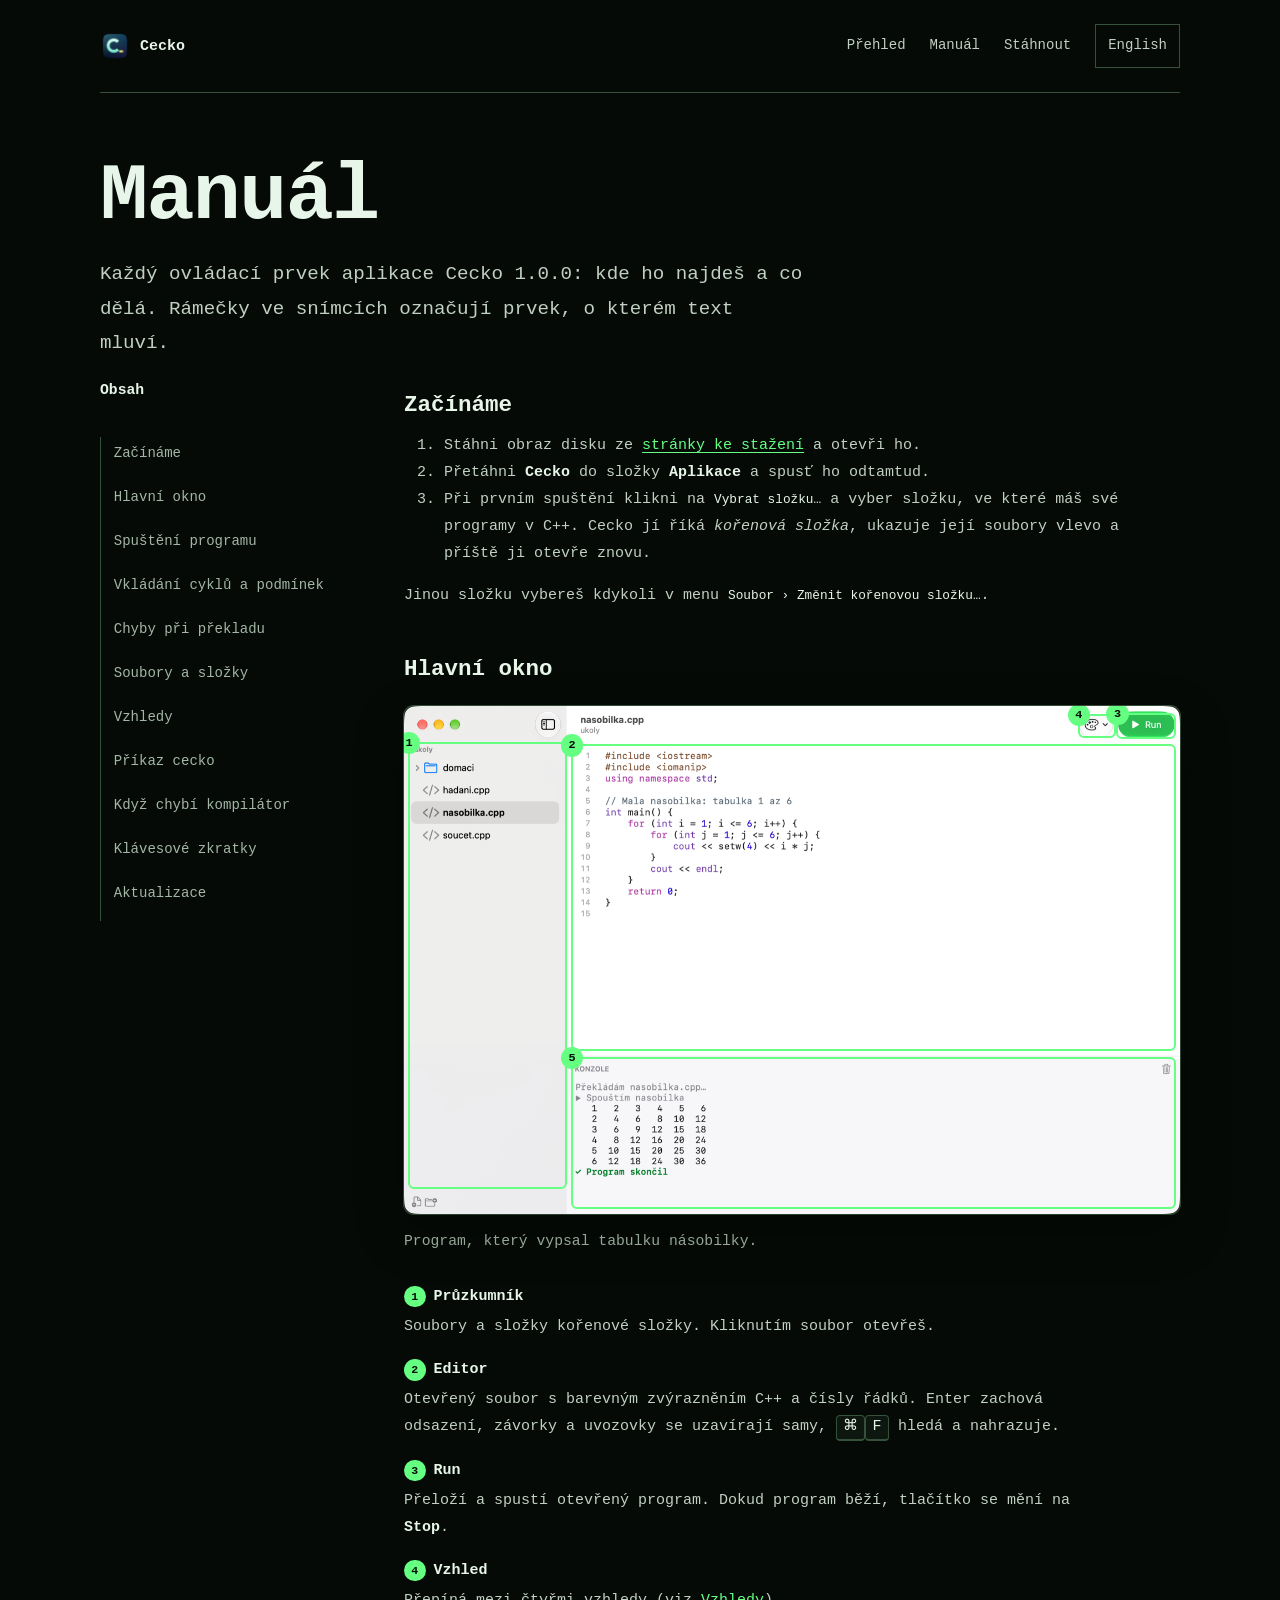
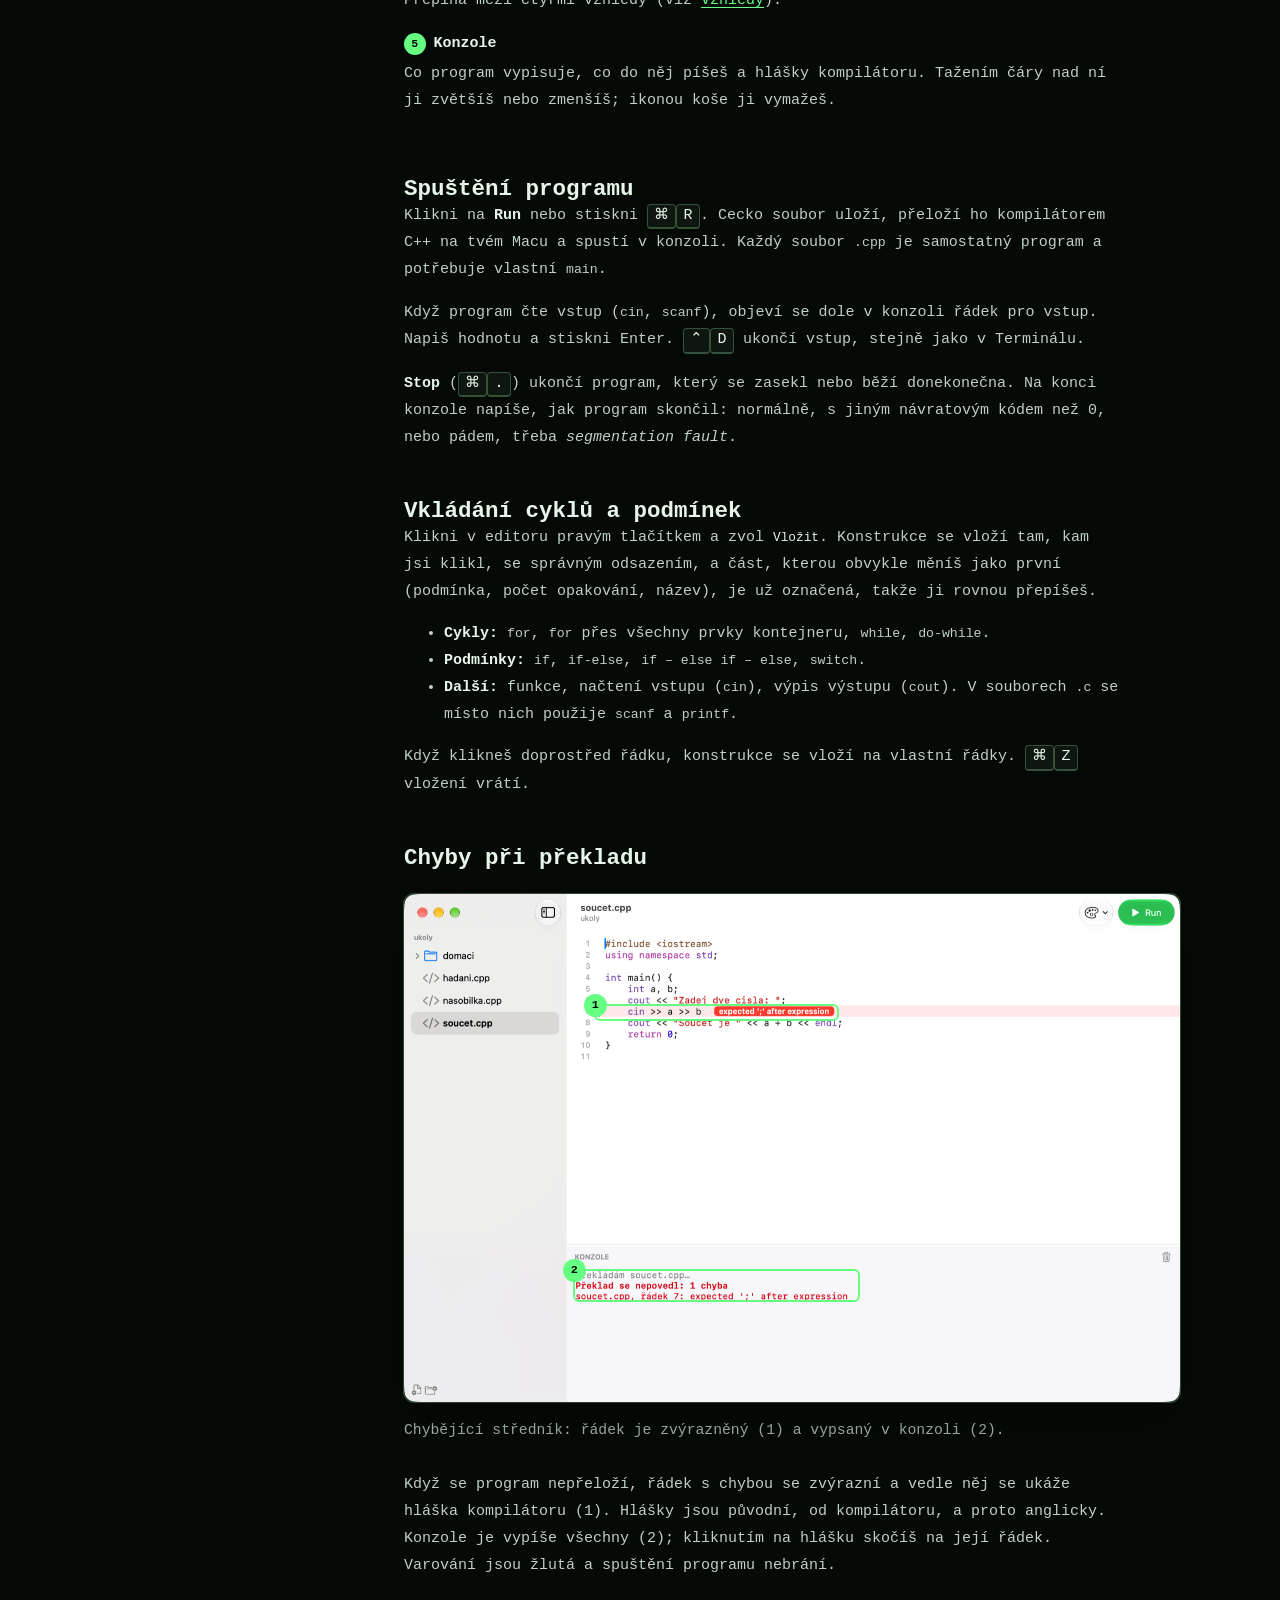
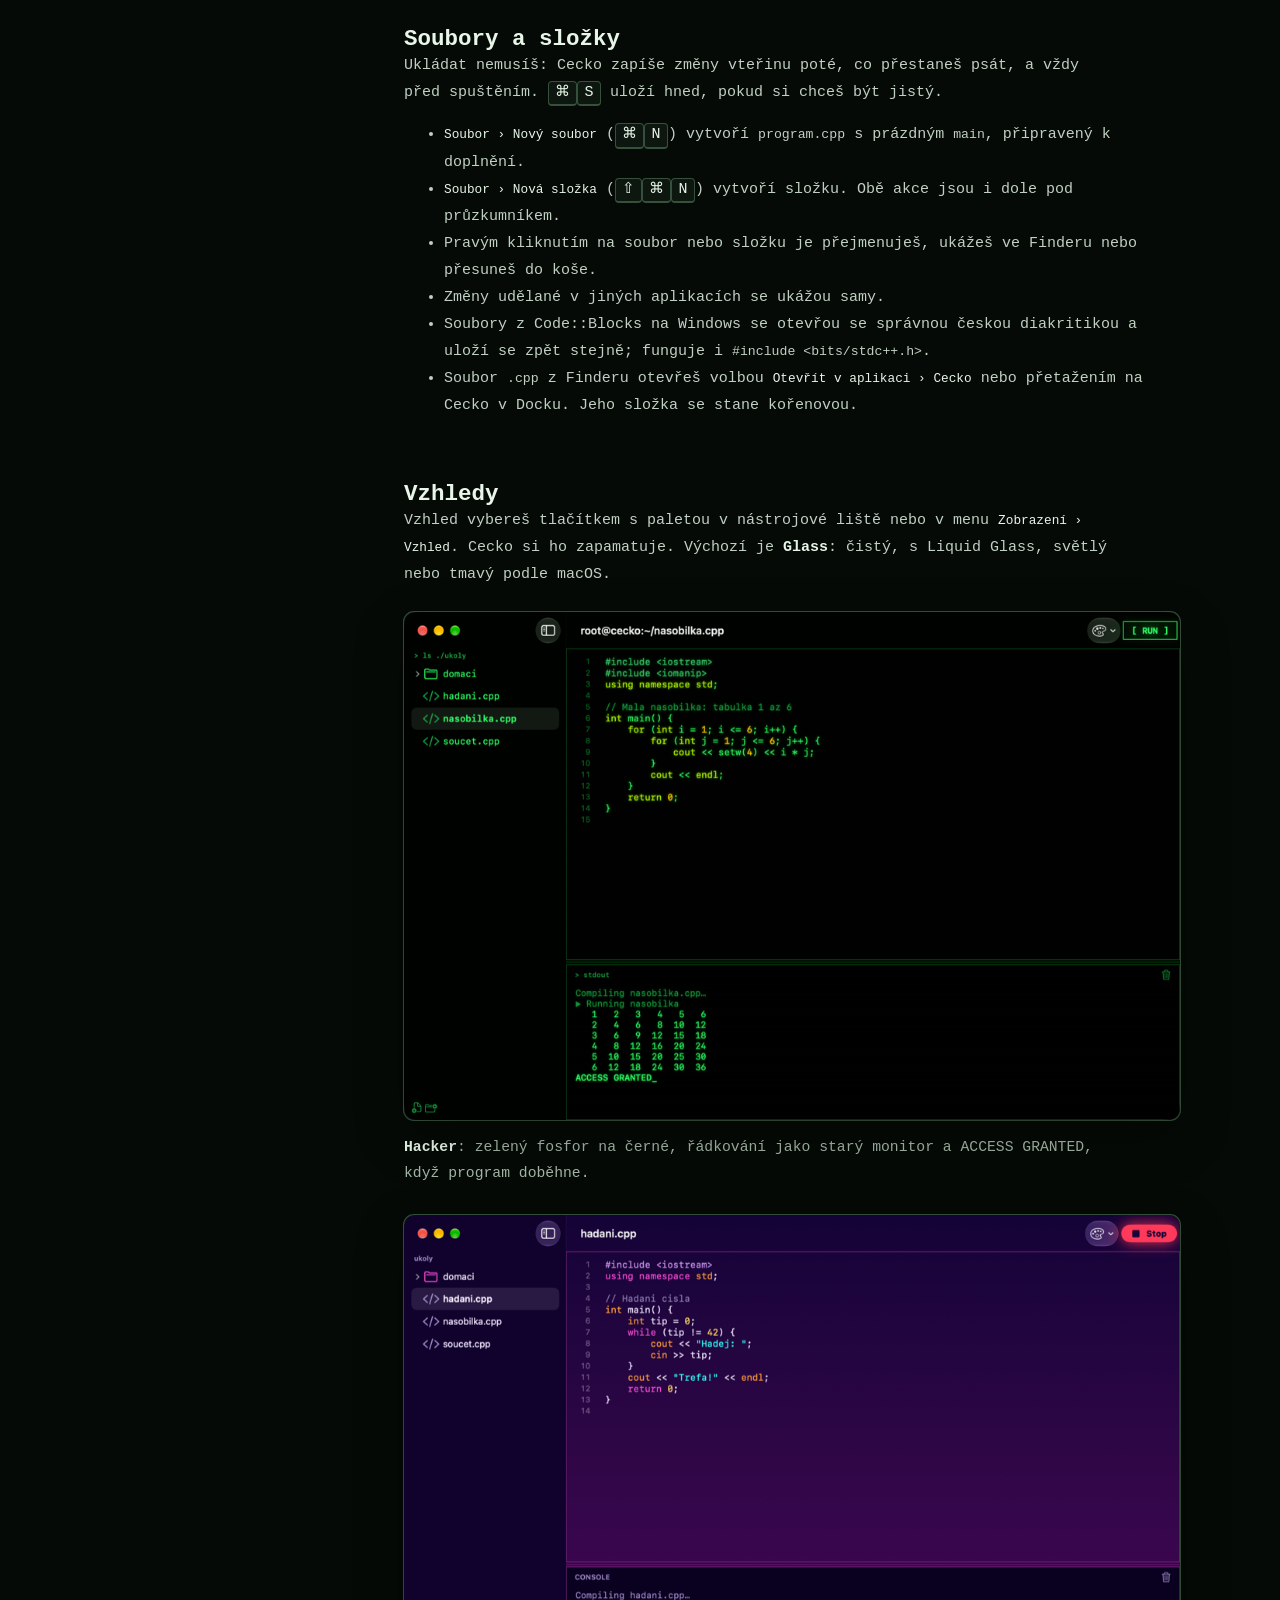
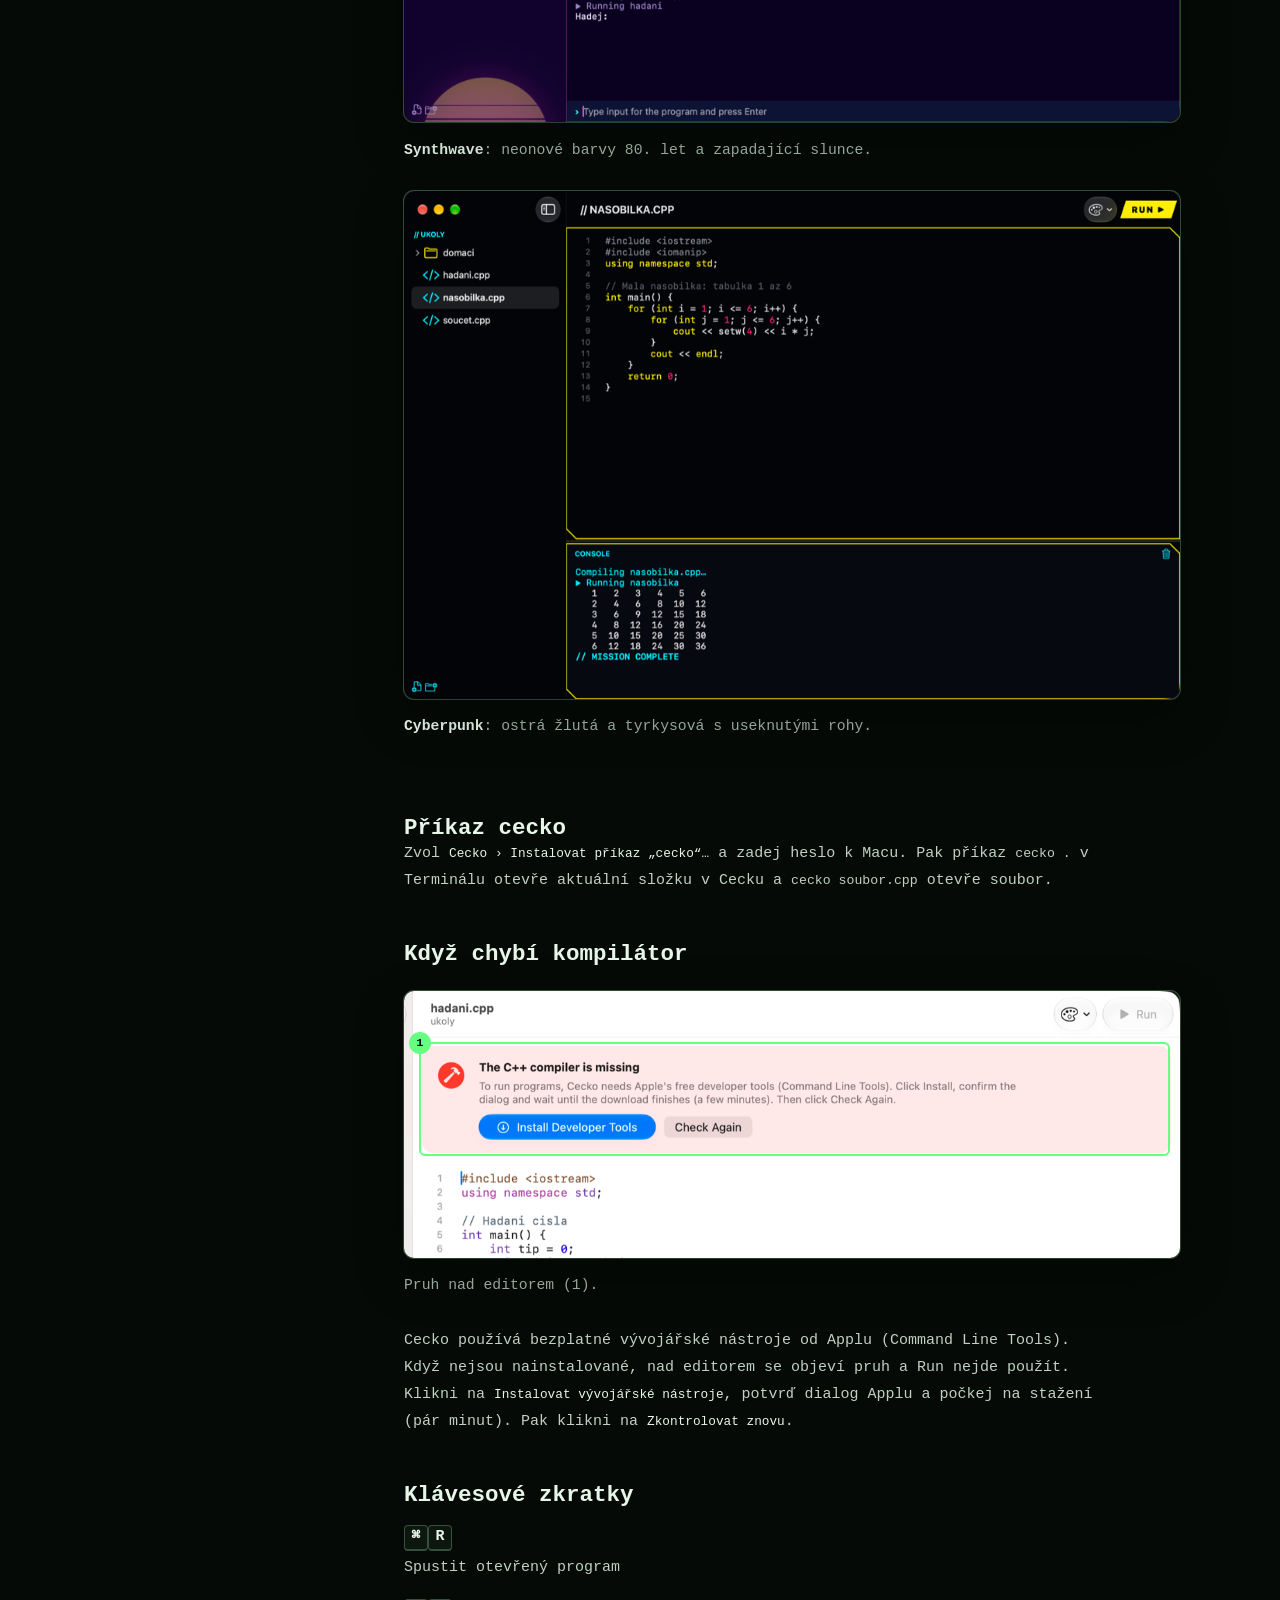
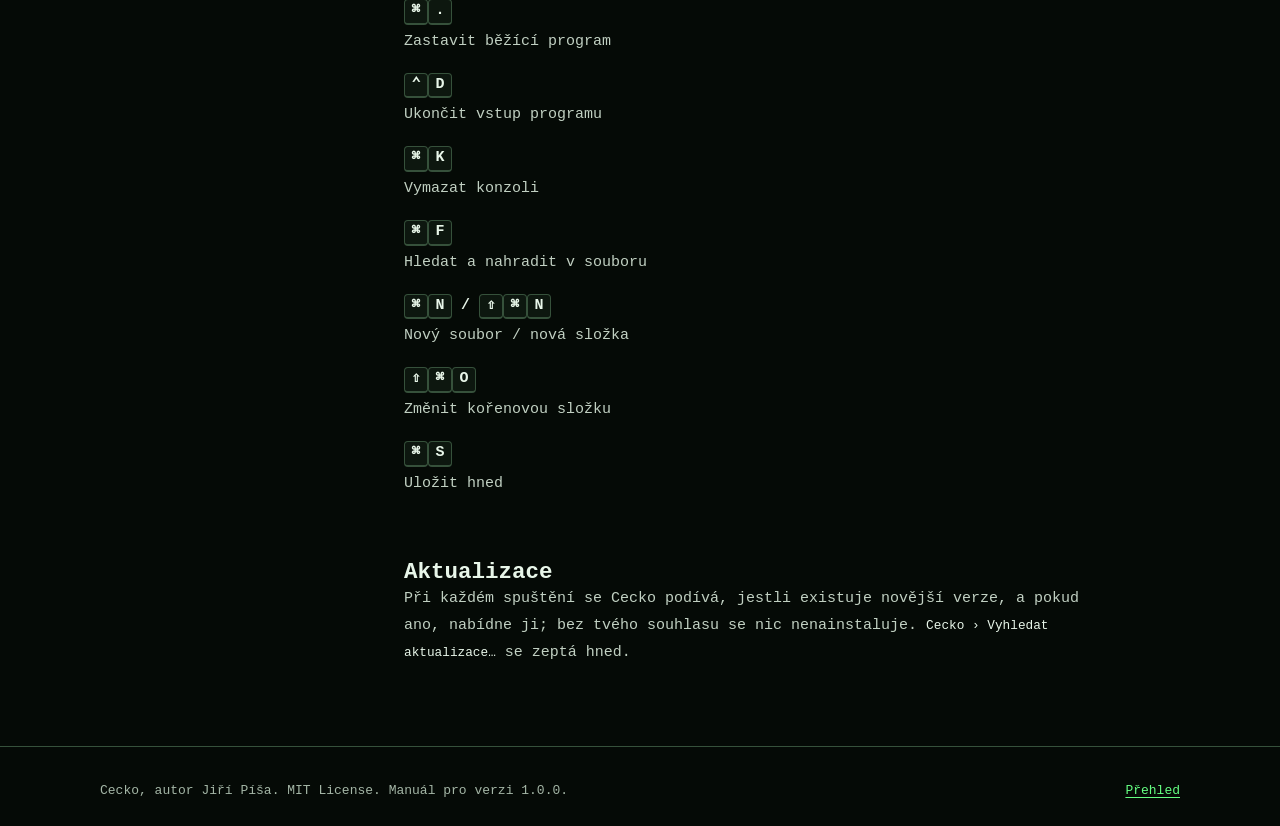
<file: docs/cs/manual.html>
<!doctype html>
<html lang="cs">
<head>
<meta charset="utf-8">
<meta name="viewport" content="width=device-width, initial-scale=1">
<title>Cecko – manuál</title>
<meta name="description" content="Manuál aplikace Cecko: všechny ovládací prvky s označenými snímky obrazovky.">
<link rel="alternate" hreflang="en" href="https://jiripisa.github.io/cecko/manual.html">
<link rel="alternate" hreflang="cs" href="https://jiripisa.github.io/cecko/cs/manual.html">
<link rel="alternate" hreflang="x-default" href="https://jiripisa.github.io/cecko/manual.html">
<link rel="icon" href="../assets/icon.png">
<link rel="stylesheet" href="../assets/site.css">
<link rel="stylesheet" href="../assets/manual.css">
</head>
<body>

<header class="wrap masthead">
  <a class="brand" href="index.html"><img src="../assets/icon.png" alt="" width="32" height="32">Cecko</a>
  <nav aria-label="Web">
    <a href="index.html">Přehled</a>
    <a href="manual.html" aria-current="page">Manuál</a>
    <a href="index.html#get">Stáhnout</a>
    <a class="lang" href="../manual.html" hreflang="en" lang="en">English</a>
  </nav>
</header>

<main>
  <div class="wrap title">
    <h1>Manuál</h1>
    <p>Každý ovládací prvek aplikace Cecko 1.0.0: kde ho najdeš a co dělá. Rámečky ve snímcích označují prvek, o kterém text mluví.</p>
  </div>

  <div class="wrap layout">
    <nav class="toc" aria-label="Obsah">
      <p>Obsah</p>
      <ol>
        <li><a href="#start">Začínáme</a></li>
        <li><a href="#window">Hlavní okno</a></li>
        <li><a href="#run">Spuštění programu</a></li>
        <li><a href="#insert">Vkládání cyklů a podmínek</a></li>
        <li><a href="#errors">Chyby při překladu</a></li>
        <li><a href="#files">Soubory a složky</a></li>
        <li><a href="#themes">Vzhledy</a></li>
        <li><a href="#command">Příkaz cecko</a></li>
        <li><a href="#compiler">Když chybí kompilátor</a></li>
        <li><a href="#keys">Klávesové zkratky</a></li>
        <li><a href="#updates">Aktualizace</a></li>
      </ol>
    </nav>

    <article>
      <section id="start">
        <h2>Začínáme</h2>
        <ol>
          <li>Stáhni obraz disku ze <a href="index.html#get">stránky ke stažení</a> a otevři ho.</li>
          <li>Přetáhni <b>Cecko</b> do složky <b>Aplikace</b> a spusť ho odtamtud.</li>
          <li>Při prvním spuštění klikni na <span class="ui">Vybrat složku…</span> a vyber složku, ve které máš své programy v C++. Cecko jí říká <em>kořenová složka</em>, ukazuje její soubory vlevo a příště ji otevře znovu.</li>
        </ol>
        <p>Jinou složku vybereš kdykoli v menu <span class="ui">Soubor › Změnit kořenovou složku…</span>.</p>
      </section>

      <section id="window">
        <h2>Hlavní okno</h2>
        <figure class="fig">
          <div class="view" style="--iw:1400;--ih:916">
            <img src="../assets/manual/window-cs.png" alt="Okno Cecka po spuštění programu">
            <span class="mark" style="--x:0.5;--y:7;--w:20.5;--h:88"><b>1</b></span>
            <span class="mark" style="--x:21.5;--y:7.5;--w:78;--h:60.5"><b>2</b></span>
            <span class="mark" style="--x:91.8;--y:1.3;--w:7.7;--h:5.2"><b>3</b></span>
            <span class="mark" style="--x:86.8;--y:1.5;--w:5;--h:4.8"><b>4</b></span>
            <span class="mark" style="--x:21.5;--y:69;--w:78;--h:30"><b>5</b></span>
          </div>
          <figcaption>Program, který vypsal tabulku násobilky.</figcaption>
        </figure>

        <dl class="controls">
          <dt><span class="n">1</span>Průzkumník</dt>
          <dd>Soubory a složky kořenové složky. Kliknutím soubor otevřeš.</dd>
          <dt><span class="n">2</span>Editor</dt>
          <dd>Otevřený soubor s barevným zvýrazněním C++ a čísly řádků. Enter zachová odsazení, závorky a uvozovky se uzavírají samy, <kbd>⌘</kbd><kbd>F</kbd> hledá a nahrazuje.</dd>
          <dt><span class="n">3</span>Run</dt>
          <dd>Přeloží a spustí otevřený program. Dokud program běží, tlačítko se mění na <b>Stop</b>.</dd>
          <dt><span class="n">4</span>Vzhled</dt>
          <dd>Přepíná mezi čtyřmi vzhledy (viz <a href="#themes">Vzhledy</a>).</dd>
          <dt><span class="n">5</span>Konzole</dt>
          <dd>Co program vypisuje, co do něj píšeš a hlášky kompilátoru. Tažením čáry nad ní ji zvětšíš nebo zmenšíš; ikonou koše ji vymažeš.</dd>
        </dl>
      </section>

      <section id="run">
        <h2>Spuštění programu</h2>
        <p>Klikni na <b>Run</b> nebo stiskni <kbd>⌘</kbd><kbd>R</kbd>. Cecko soubor uloží, přeloží ho kompilátorem C++ na tvém Macu a spustí v konzoli. Každý soubor <code>.cpp</code> je samostatný program a potřebuje vlastní <code>main</code>.</p>
        <p>Když program čte vstup (<code>cin</code>, <code>scanf</code>), objeví se dole v konzoli řádek pro vstup. Napiš hodnotu a stiskni Enter. <kbd>⌃</kbd><kbd>D</kbd> ukončí vstup, stejně jako v Terminálu.</p>
        <p><b>Stop</b> (<kbd>⌘</kbd><kbd>.</kbd>) ukončí program, který se zasekl nebo běží donekonečna. Na konci konzole napíše, jak program skončil: normálně, s jiným návratovým kódem než 0, nebo pádem, třeba <em>segmentation fault</em>.</p>
      </section>

      <section id="insert">
        <h2>Vkládání cyklů a podmínek</h2>
        <p>Klikni v editoru pravým tlačítkem a zvol <span class="ui">Vložit</span>. Konstrukce se vloží tam, kam jsi klikl, se správným odsazením, a část, kterou obvykle měníš jako první (podmínka, počet opakování, název), je už označená, takže ji rovnou přepíšeš.</p>
        <ul>
          <li><b>Cykly:</b> <code>for</code>, <code>for</code> přes všechny prvky kontejneru, <code>while</code>, <code>do-while</code>.</li>
          <li><b>Podmínky:</b> <code>if</code>, <code>if-else</code>, <code>if – else if – else</code>, <code>switch</code>.</li>
          <li><b>Další:</b> funkce, načtení vstupu (<code>cin</code>), výpis výstupu (<code>cout</code>). V souborech <code>.c</code> se místo nich použije <code>scanf</code> a <code>printf</code>.</li>
        </ul>
        <p>Když klikneš doprostřed řádku, konstrukce se vloží na vlastní řádky. <kbd>⌘</kbd><kbd>Z</kbd> vložení vrátí.</p>
      </section>

      <section id="errors">
        <h2>Chyby při překladu</h2>
        <figure class="fig">
          <div class="view" style="--iw:1400;--ih:916">
            <img src="../assets/manual/error-cs.png" alt="Chybějící středník na řádku 7">
            <span class="mark" style="--x:24.5;--y:21.6;--w:31.5;--h:3.4"><b>1</b></span>
            <span class="mark" style="--x:21.8;--y:73.8;--w:37;--h:6.4"><b>2</b></span>
          </div>
          <figcaption>Chybějící středník: řádek je zvýrazněný (1) a vypsaný v konzoli (2).</figcaption>
        </figure>

        <p>Když se program nepřeloží, řádek s chybou se zvýrazní a vedle něj se ukáže hláška kompilátoru (1). Hlášky jsou původní, od kompilátoru, a proto anglicky. Konzole je vypíše všechny (2); kliknutím na hlášku skočíš na její řádek. Varování jsou žlutá a spuštění programu nebrání.</p>
      </section>

      <section id="files">
        <h2>Soubory a složky</h2>
        <p>Ukládat nemusíš: Cecko zapíše změny vteřinu poté, co přestaneš psát, a vždy před spuštěním. <kbd>⌘</kbd><kbd>S</kbd> uloží hned, pokud si chceš být jistý.</p>
        <ul>
          <li><span class="ui">Soubor › Nový soubor</span> (<kbd>⌘</kbd><kbd>N</kbd>) vytvoří <code>program.cpp</code> s prázdným <code>main</code>, připravený k doplnění.</li>
          <li><span class="ui">Soubor › Nová složka</span> (<kbd>⇧</kbd><kbd>⌘</kbd><kbd>N</kbd>) vytvoří složku. Obě akce jsou i dole pod průzkumníkem.</li>
          <li>Pravým kliknutím na soubor nebo složku je přejmenuješ, ukážeš ve Finderu nebo přesuneš do koše.</li>
          <li>Změny udělané v jiných aplikacích se ukážou samy.</li>
          <li>Soubory z Code::Blocks na Windows se otevřou se správnou českou diakritikou a uloží se zpět stejně; funguje i <code>#include &lt;bits/stdc++.h&gt;</code>.</li>
          <li>Soubor <code>.cpp</code> z Finderu otevřeš volbou <span class="ui">Otevřít v aplikaci › Cecko</span> nebo přetažením na Cecko v Docku. Jeho složka se stane kořenovou.</li>
        </ul>
      </section>

      <section id="themes">
        <h2>Vzhledy</h2>
        <p>Vzhled vybereš tlačítkem s paletou v nástrojové liště nebo v menu <span class="ui">Zobrazení › Vzhled</span>. Cecko si ho zapamatuje. Výchozí je <b>Glass</b>: čistý, s Liquid Glass, světlý nebo tmavý podle macOS.</p>
        <figure class="fig">
          <div class="view" style="--iw:1000;--ih:654">
            <img src="../assets/manual/theme-hacker.png" alt="Hacker">
          </div>
          <figcaption><b>Hacker</b>: zelený fosfor na černé, řádkování jako starý monitor a ACCESS GRANTED, když program doběhne.</figcaption>
        </figure>
        <figure class="fig">
          <div class="view" style="--iw:1000;--ih:654">
            <img src="../assets/manual/theme-synth.png" alt="Synthwave">
          </div>
          <figcaption><b>Synthwave</b>: neonové barvy 80. let a zapadající slunce.</figcaption>
        </figure>
        <figure class="fig">
          <div class="view" style="--iw:1000;--ih:654">
            <img src="../assets/manual/theme-cyber.png" alt="Cyberpunk">
          </div>
          <figcaption><b>Cyberpunk</b>: ostrá žlutá a tyrkysová s useknutými rohy.</figcaption>
        </figure>
      </section>

      <section id="command">
        <h2>Příkaz cecko</h2>
        <p>Zvol <span class="ui">Cecko › Instalovat příkaz „cecko“…</span> a zadej heslo k Macu. Pak příkaz <code>cecko .</code> v Terminálu otevře aktuální složku v Cecku a <code>cecko soubor.cpp</code> otevře soubor.</p>
      </section>

      <section id="compiler">
        <h2>Když chybí kompilátor</h2>
        <figure class="fig">
          <div class="view" style="--iw:1400;--ih:916;--zx:20;--zy:0;--zw:80;--zh:42">
            <img src="../assets/manual/compiler-missing.png" alt="Pruh, který se ukáže, když chybí kompilátor">
            <span class="mark" style="--x:21.5;--y:8;--w:77.5;--h:18"><b>1</b></span>
          </div>
          <figcaption>Pruh nad editorem (1).</figcaption>
        </figure>

        <p>Cecko používá bezplatné vývojářské nástroje od Applu (Command Line Tools). Když nejsou nainstalované, nad editorem se objeví pruh a Run nejde použít. Klikni na <span class="ui">Instalovat vývojářské nástroje</span>, potvrď dialog Applu a počkej na stažení (pár minut). Pak klikni na <span class="ui">Zkontrolovat znovu</span>.</p>
      </section>

      <section id="keys">
        <h2>Klávesové zkratky</h2>
        <dl class="controls">
          <dt><kbd>⌘</kbd><kbd>R</kbd></dt><dd>Spustit otevřený program</dd>
          <dt><kbd>⌘</kbd><kbd>.</kbd></dt><dd>Zastavit běžící program</dd>
          <dt><kbd>⌃</kbd><kbd>D</kbd></dt><dd>Ukončit vstup programu</dd>
          <dt><kbd>⌘</kbd><kbd>K</kbd></dt><dd>Vymazat konzoli</dd>
          <dt><kbd>⌘</kbd><kbd>F</kbd></dt><dd>Hledat a nahradit v souboru</dd>
          <dt><kbd>⌘</kbd><kbd>N</kbd> / <kbd>⇧</kbd><kbd>⌘</kbd><kbd>N</kbd></dt><dd>Nový soubor / nová složka</dd>
          <dt><kbd>⇧</kbd><kbd>⌘</kbd><kbd>O</kbd></dt><dd>Změnit kořenovou složku</dd>
          <dt><kbd>⌘</kbd><kbd>S</kbd></dt><dd>Uložit hned</dd>
        </dl>
      </section>

      <section id="updates">
        <h2>Aktualizace</h2>
        <p>Při každém spuštění se Cecko podívá, jestli existuje novější verze, a pokud ano, nabídne ji; bez tvého souhlasu se nic nenainstaluje. <span class="ui">Cecko › Vyhledat aktualizace…</span> se zeptá hned.</p>
      </section>
    </article>
  </div>
</main>

<footer>
  <div class="wrap">
    <span>Cecko, autor Jiří Píša. MIT License. Manuál pro verzi 1.0.0.</span>
    <span><a href="index.html">Přehled</a></span>
  </div>
</footer>

</body>
</html>
</file>
<file: docs/assets/site.css>
/* Shared by index.html and manual.html (manual.css builds on these tokens).
   A dark "terminal" look that echoes the app's Hacker theme. */
:root {
  --bg: #050a06;
  --panel: #0d170f;
  --line: #36513b;
  --ink: #e8f6e9;
  --ink2: #c1d0c2;
  --ink3: #a4b6a6;
  --accent: #65ff82;
  --accent-ink: #050a06;
  --focus: #65ff82;
  --measure: 44rem;
  color-scheme: dark;
}
* { box-sizing: border-box; }
html { -webkit-text-size-adjust: 100%; scroll-padding-top: 24px; }
body { margin: 0; font-size: 17px; line-height: 1.65; }
img { display: block; max-width: 100%; height: auto; }
a { text-underline-offset: .22em; }
a:hover { text-decoration-thickness: 2px; }
a:focus-visible { outline: 3px solid var(--focus); outline-offset: 5px; }
h1,h2,h3,p,figure { margin: 0; }
h1,h2,h3 { line-height: 1.1; text-wrap: balance; }
p { max-width: 68ch; }
p + p { margin-top: 1rem; }
code,pre { font-family: ui-monospace, 'SFMono-Regular', Menlo, Consolas, monospace; }
code { font-size: .88em; }
pre { margin: 24px 0 0; padding: 24px; white-space: pre-wrap; overflow-wrap: anywhere; font-size: 14px; line-height: 1.9; }
.wrap { width: min(1160px, calc(100% - 64px)); margin-inline: auto; }
.masthead { display: flex; align-items: center; justify-content: space-between; gap: 24px; padding-block: 24px; }
.brand { display: inline-flex; align-items: center; gap: 10px; font-weight: 700; text-decoration: none; }
.brand img { width: 36px; height: 36px; }
nav { display: flex; flex-wrap: wrap; align-items: center; gap: 8px 28px; }
nav a { display: inline-flex; align-items: center; min-height: 44px; font-size: 14px; text-decoration: none; }
.actions { display: flex; flex-wrap: wrap; align-items: center; gap: 16px; margin-top: 28px; }
.button { display: inline-flex; align-items: center; justify-content: center; gap: 10px; min-height: 50px; padding: 13px 24px; font-size: 16px; line-height: 1.4; font-weight: 700; text-decoration: none; }
.button svg { width: 20px; height: 20px; flex-shrink: 0; }
.meta { font-size: 13px; line-height: 1.8; }
.meta a { white-space: nowrap; }
.shot img { width: 100%; }
.grid { display: grid; gap: 48px; }
.grid > * { min-width: 0; }
#features h2 { margin-bottom: 48px; }
#features h3 { margin-bottom: 16px; }
#get h2 { margin-bottom: 20px; }
#get .actions + p { margin-top: 22px; font-size: 14px; }
footer { font-size: 13px; padding-block: 32px; }
footer .wrap { display: flex; flex-wrap: wrap; justify-content: space-between; gap: 16px; }
.skip { position: absolute; left: 16px; top: -100px; z-index: 10; padding: 12px 20px; background: #fff; color: #111; }
.skip:focus { top: 12px; }
.gallery { display: grid; grid-template-columns: repeat(2,minmax(0,1fr)); gap: 24px; margin-top: 36px; }
.gallery figure { min-width: 0; }
.gallery img { width: 100%; }
.gallery figcaption { font-weight: 700; }
@media(max-width: 640px) {
 .wrap { width: calc(100% - 40px); }
 .masthead { align-items: flex-start; flex-direction: column; gap: 8px; padding-block: 16px; }
 nav { width: 100%; justify-content: space-between; gap: 6px 14px; }
 nav a { font-size: 13px; }
 .grid { grid-template-columns: minmax(0,1fr) !important; gap: 36px; }
 .gallery { grid-template-columns: minmax(0,1fr); }
 .button { max-width: 100%; }
 pre { padding: 20px; font-size: 12px; }
 footer .wrap { flex-direction: column; }
}

/* ---- Theme ---- */
body { background: var(--bg); color: var(--ink2); font-family: ui-monospace, 'SFMono-Regular', Menlo, Consolas, monospace; font-size: 15px; line-height: 1.8; }
a { color: var(--accent); }
h1,h2,h3,b,strong { color: var(--ink); }
.wrap { max-width: 1080px; }
.masthead { border-bottom: 1px solid var(--line); }
.brand { color: var(--ink); }
.brand img { width: 30px; height: 30px; }
nav { gap: 24px; }
nav a { color: var(--ink2); }
nav a:hover { color: var(--accent); }
.lang { border: 1px solid var(--line); padding-inline: 12px; }
.hero { padding-block: 64px 72px; }
.hero-copy { border-left: 3px solid var(--accent); padding-left: 32px; }
.hero h1 { color: var(--accent); font-size: clamp(64px,7vw,96px); font-weight: 700; letter-spacing: -.065em; }
.prompt,.cursor { color: var(--accent); }
.prompt { font-size: .6em; }
.lede { margin-top: 22px; max-width: 650px; font-size: clamp(18px,2.2vw,23px); line-height: 1.6; }
.hero .actions { gap: 22px; }
.button { background: var(--accent); color: var(--accent-ink); border: 1px solid var(--accent); border-radius: 0; font-size: 14px; }
.button:hover { background: #a0ffb2; }
.meta { max-width: 320px; color: var(--ink3); }
.shot { margin-top: 48px; border: 1px solid var(--line); background: var(--panel); padding: 12px; }
.terminal-chrome { display: block; font-size: 12px; color: var(--accent); padding: 0 2px 10px; letter-spacing: .25em; }
.shot img { border-radius: 4px; }
#features { border-block: 1px solid var(--line); padding-block: 64px; }
#features h2 { font-size: 30px; color: var(--accent); }
#features .grid { grid-template-columns: repeat(2,minmax(0,1fr)); gap: 40px 64px; }
#features .grid > div { border-top: 1px solid var(--line); padding-top: 24px; }
#features h3 { font-size: 20px; line-height: 1.4; }
.hacker-shot { margin-top: 24px; border: 1px solid var(--line); }
.hacker-shot img { width: 100%; }
#get { padding-block: 64px; }
#get .grid { grid-template-columns: repeat(2,minmax(0,1fr)); gap: 64px; }
#get h2 { font-size: 24px; line-height: 1.4; }
pre { background: var(--panel); border: 1px solid var(--line); border-left: 3px solid var(--accent); color: var(--accent); font-size: 13px; padding: 20px; }
footer { border-top: 1px solid var(--line); color: var(--ink3); }
@media(max-width: 640px) {
 nav { gap: 8px 16px; }
 .lang { padding-inline: 8px; }
 .hero { padding-block: 40px 48px; }
 .hero-copy { padding-left: 18px; }
 .hero h1 { font-size: 58px; }
 .lede { font-size: 18px; }
 .hero .actions { gap: 16px; }
 .hero .button { padding-inline: 13px; font-size: 13px; }
 .meta { font-size: 12px; }
 .shot { padding: 6px; margin-top: 32px; }
 #features,#get { padding-block: 48px; }
 #features h2 { font-size: 26px; margin-bottom: 32px; }
 #features .grid,#get .grid { gap: 32px; }
}
</file>
<file: docs/assets/manual.css>
/* Manual layout on top of site.css: contents column + text, and marked
   screenshots. Load site.css first. */
.title { padding-block: clamp(2rem, 6vw, 4rem) 1rem; }
.title h1 { margin: 0; color: var(--ink); font-size: clamp(2.6rem, 8vw, 5rem); line-height: 1; letter-spacing: -.02em; }
.title p { max-width: var(--measure); margin: 1.25rem 0 0; font-size: 1.2rem; }

.layout { display: grid; grid-template-columns: 15rem minmax(0, 1fr); gap: 4rem; align-items: start; padding-bottom: 5rem; }
.toc { position: sticky; top: 1.5rem; max-height: calc(100vh - 3rem); overflow-y: auto; font-size: .92rem; }
.toc p { margin: 0 0 .6rem; color: var(--ink); font-weight: 600; }
.toc ol { list-style: none; margin: 0; padding: 0; }
.toc a { display: block; padding: .28rem 0 .28rem .8rem; color: var(--ink3); text-decoration: none; border-left: 1px solid var(--line); }
.toc a:hover { color: var(--ink); border-left-color: var(--ink3); }
.toc ol ol a { padding-left: 1.6rem; font-size: .88rem; }

article { min-width: 0; }
article > section { padding-top: 3rem; border-top: 0; }
article > section:first-child { padding-top: 1rem; }
article h3 { margin: 2.5rem 0 .6rem; color: var(--ink); font-size: 1.2rem; }
article p, article li, article dl { max-width: var(--measure); }
.ui { color: var(--ink); font-family: ui-monospace, "SF Mono", Menlo, monospace; font-size: .85em; font-weight: 500; }
kbd {
  display: inline-block; min-width: 1.6em; padding: 0 .4em; border: 1px solid var(--line); border-bottom-width: 2px;
  border-radius: 4px; background: var(--panel); color: var(--ink); text-align: center; line-height: 1.5;
}
.note { max-width: var(--measure); margin: 1.25rem 0; padding: .8rem 1rem; border-left: 3px solid var(--accent); background: var(--panel); border-radius: 0 6px 6px 0; }
.note p { margin: 0; }

dl.controls dt { color: var(--ink); font-weight: 600; margin-top: 1rem; }
dl.controls dd { margin: .2rem 0 0; }
.n {
  display: inline-block; min-width: 1.35rem; height: 1.35rem; margin-right: .5rem; border-radius: 999px;
  background: var(--accent); color: var(--accent-ink); font: 700 .72rem/1.35rem ui-monospace, monospace; text-align: center;
}

/* ---------- Marked screenshots ----------
   A figure shows a region of a screenshot (--zx/--zy/--zw/--zh, percent of
   the image) and marks controls on it (--x/--y/--w/--h, percent of the whole
   image), so marks stay put whatever the zoom. --iw/--ih: image size in px. */
.fig { margin: 1.5rem 0 1.75rem; max-width: 52rem; }
.view {
  --zx: 0; --zy: 0; --zw: 100; --zh: 100;
  position: relative; overflow: hidden;
  padding-top: calc(var(--zh) / var(--zw) * var(--ih) / var(--iw) * 100%);
  background: var(--panel);
  border-radius: 10px;
  box-shadow: 0 18px 50px rgba(0,0,0,.25), 0 0 0 1px var(--line);
}
.view img {
  position: absolute; max-width: none; height: auto;
  width: calc(10000% / var(--zw));
  left: calc(var(--zx) * -100% / var(--zw));
  top: calc(var(--zy) * -100% / var(--zh));
}
.mark {
  position: absolute;
  left: calc((var(--x) - var(--zx)) * 100% / var(--zw));
  top: calc((var(--y) - var(--zy)) * 100% / var(--zh));
  width: calc(var(--w) * 100% / var(--zw));
  height: calc(var(--h) * 100% / var(--zh));
  border: 2px solid var(--accent);
  border-radius: 6px;
  pointer-events: none;
}
.mark b {
  position: absolute; top: -.75rem; left: -.75rem;
  min-width: 1.4rem; height: 1.4rem; padding: 0 .3rem; border-radius: 999px;
  background: var(--accent); color: var(--accent-ink);
  font: 700 .74rem/1.4rem ui-monospace, monospace; text-align: center;
}
.fig figcaption { margin-top: .9rem; color: var(--ink3); font-size: .92rem; max-width: var(--measure); }

@media (max-width: 1000px) {
  .layout { grid-template-columns: minmax(0, 1fr); gap: 1rem; }
  .toc { position: static; max-height: none; border: 1px solid var(--line); border-radius: 8px; padding: 1rem; }
}
</file>
